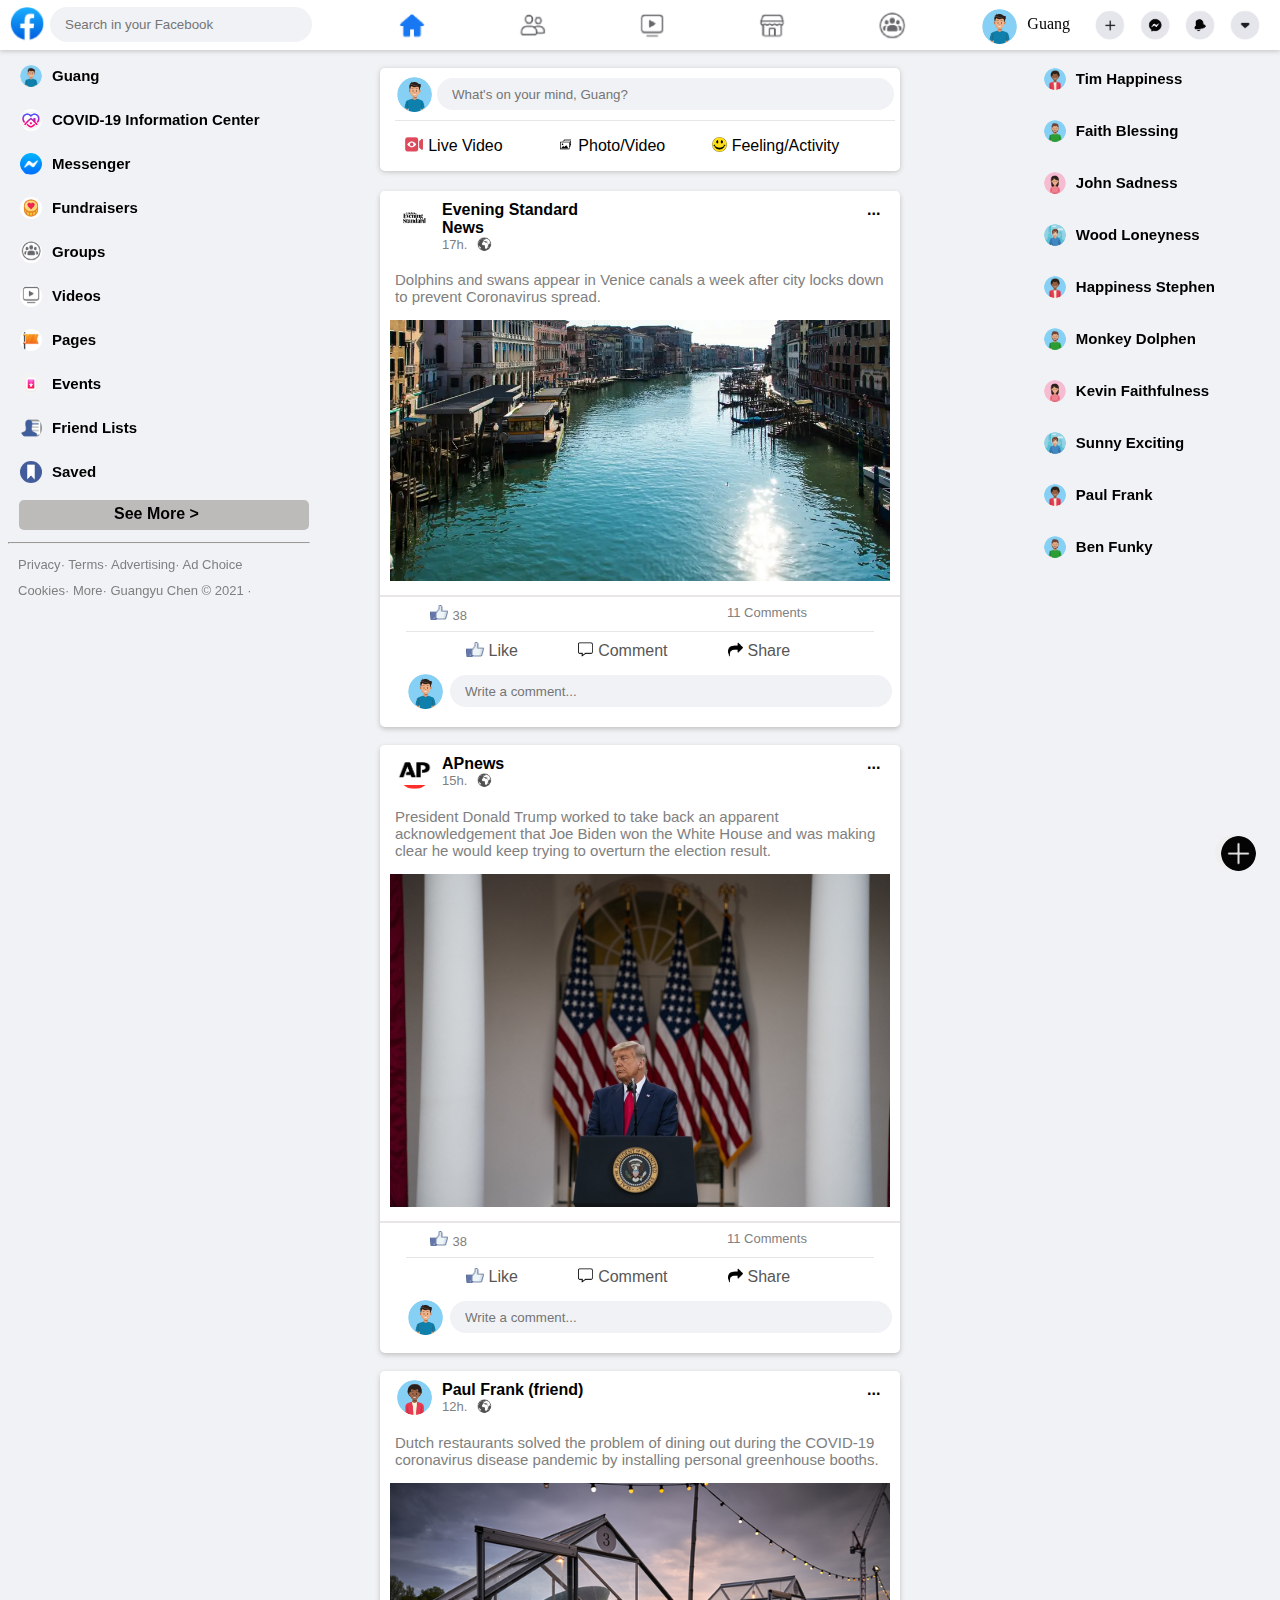
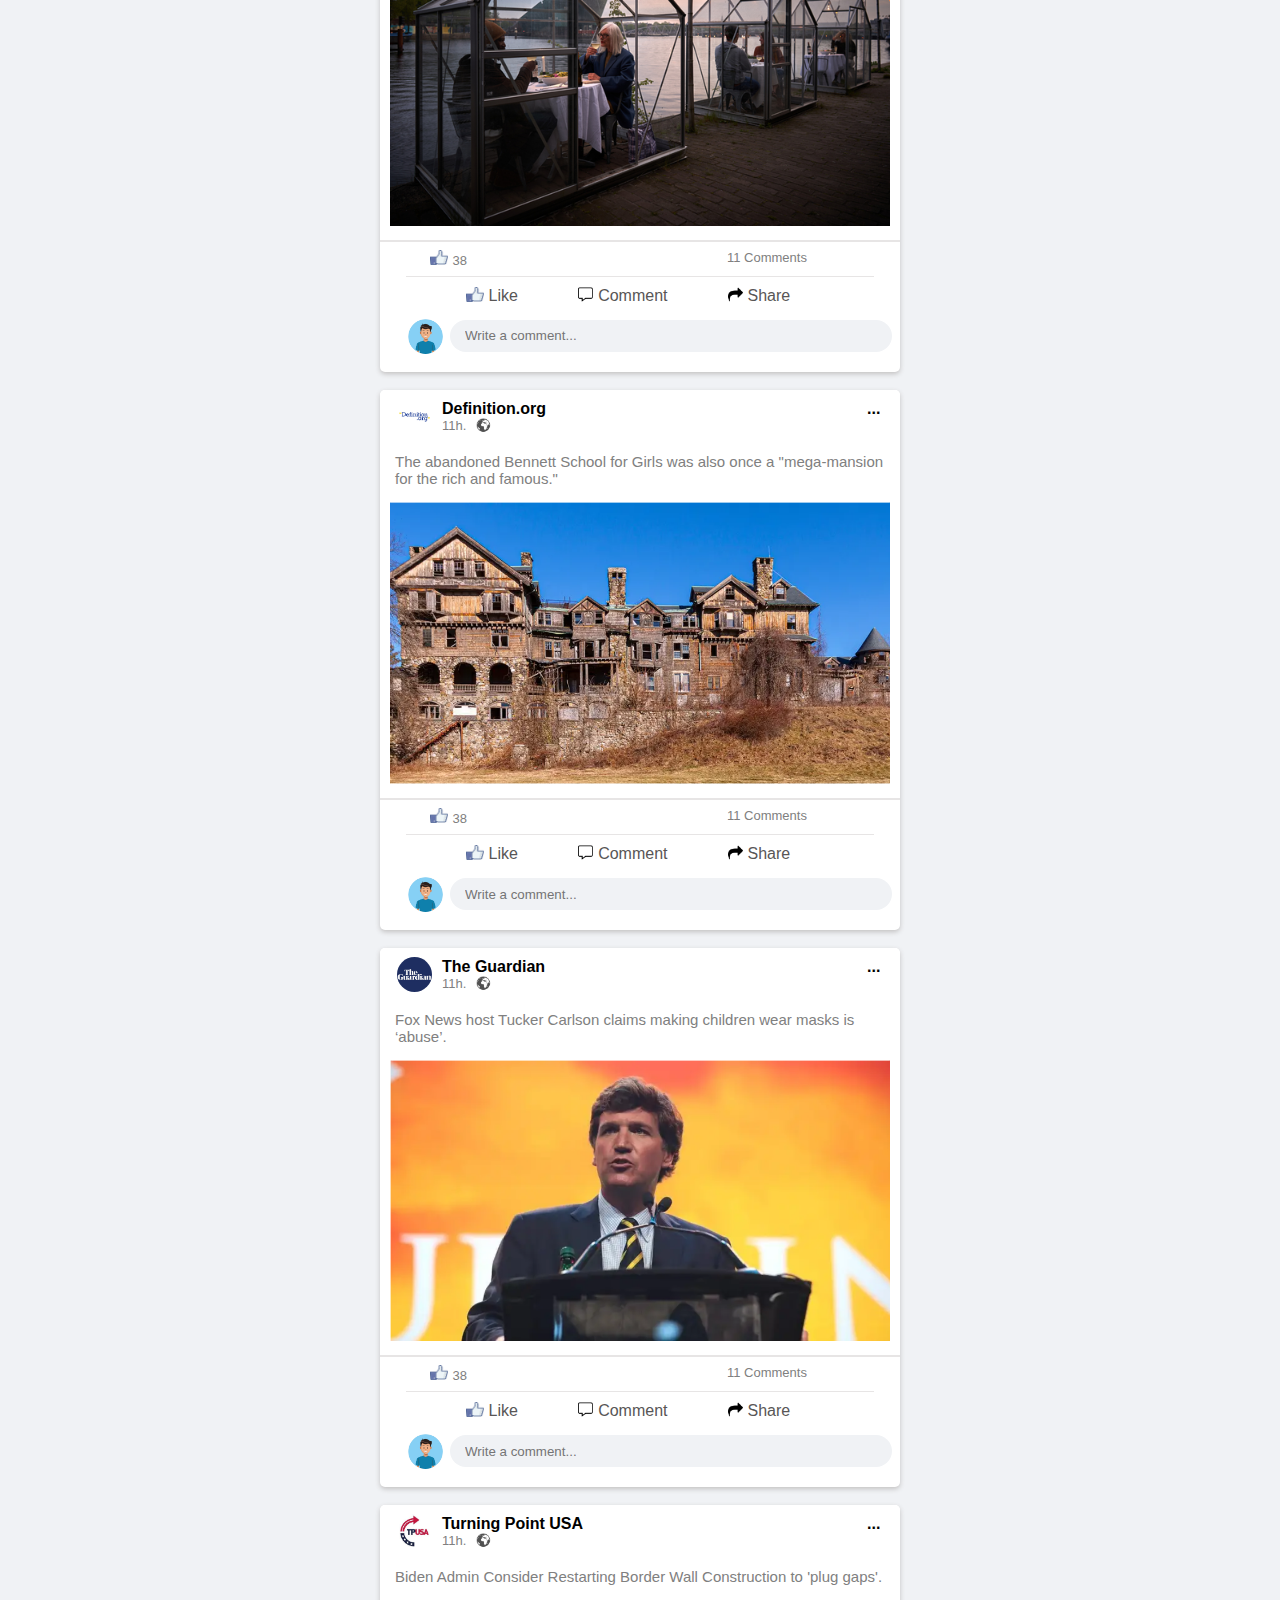
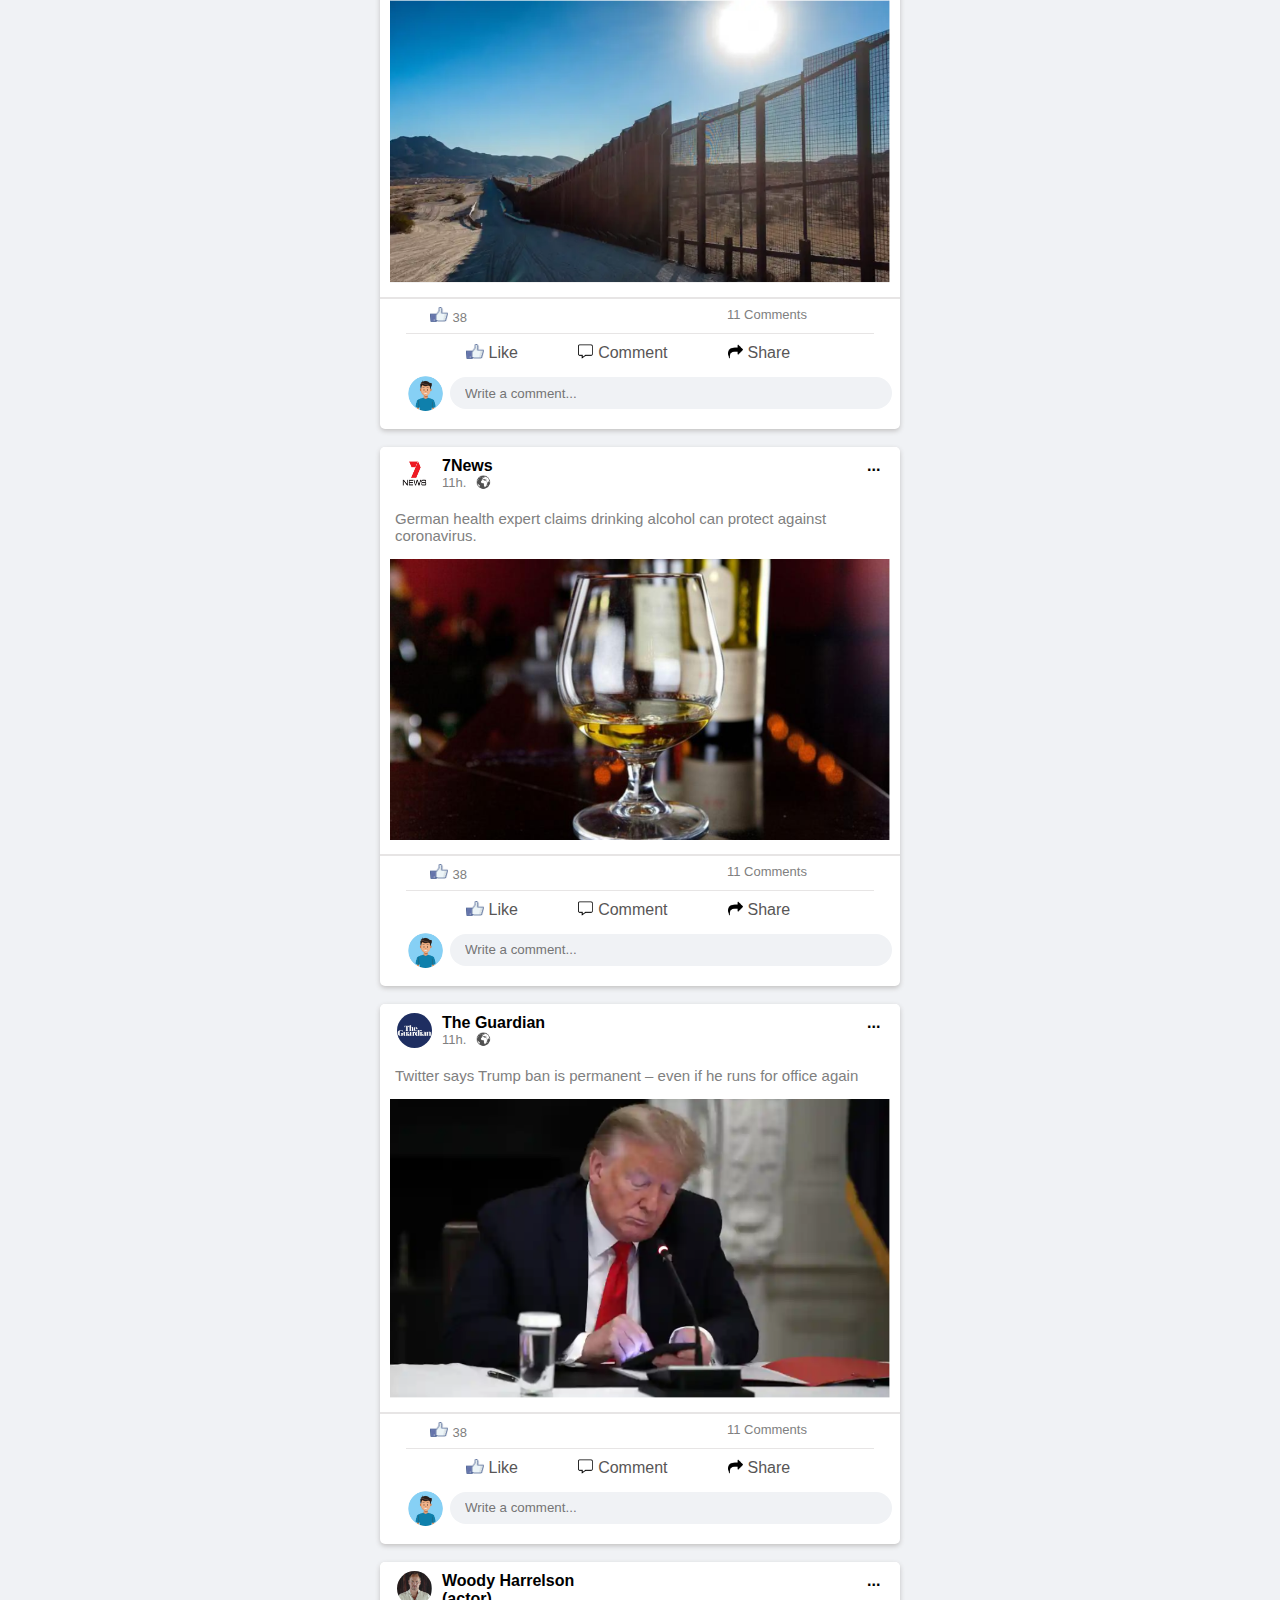
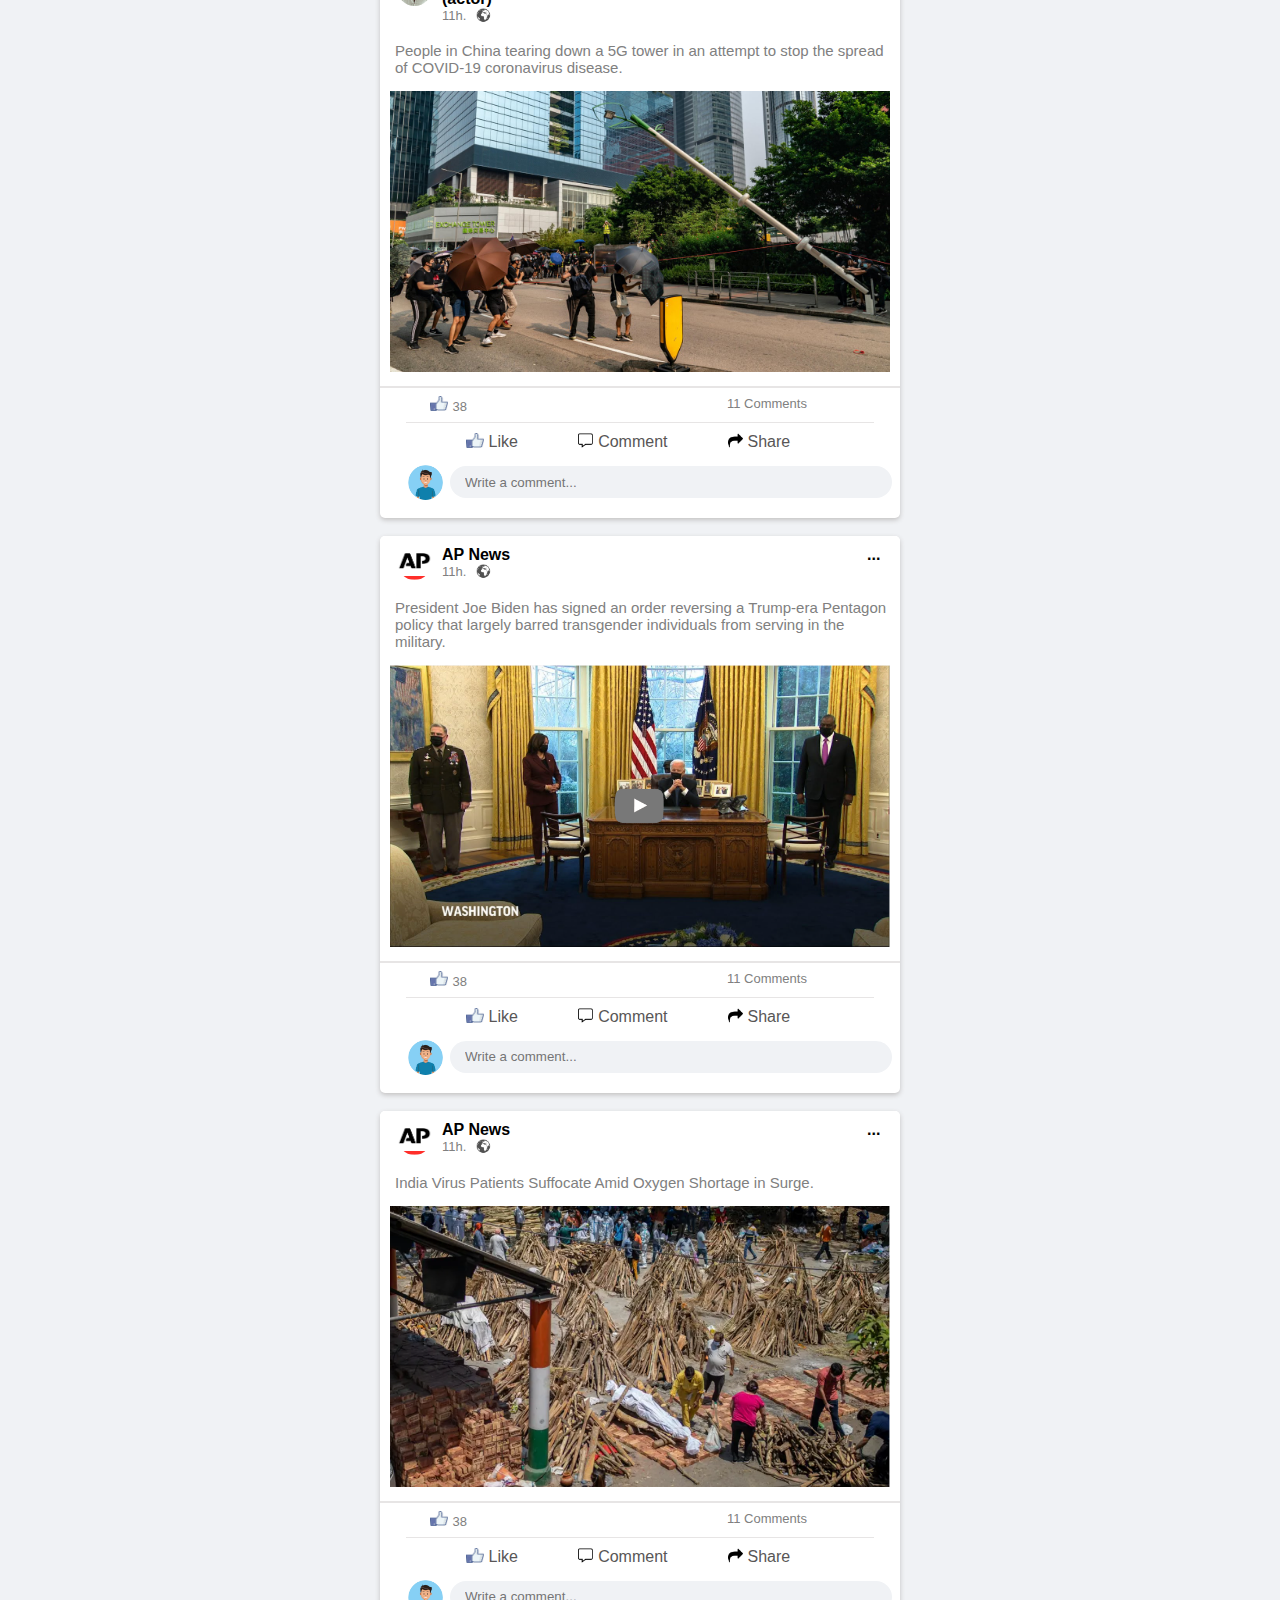
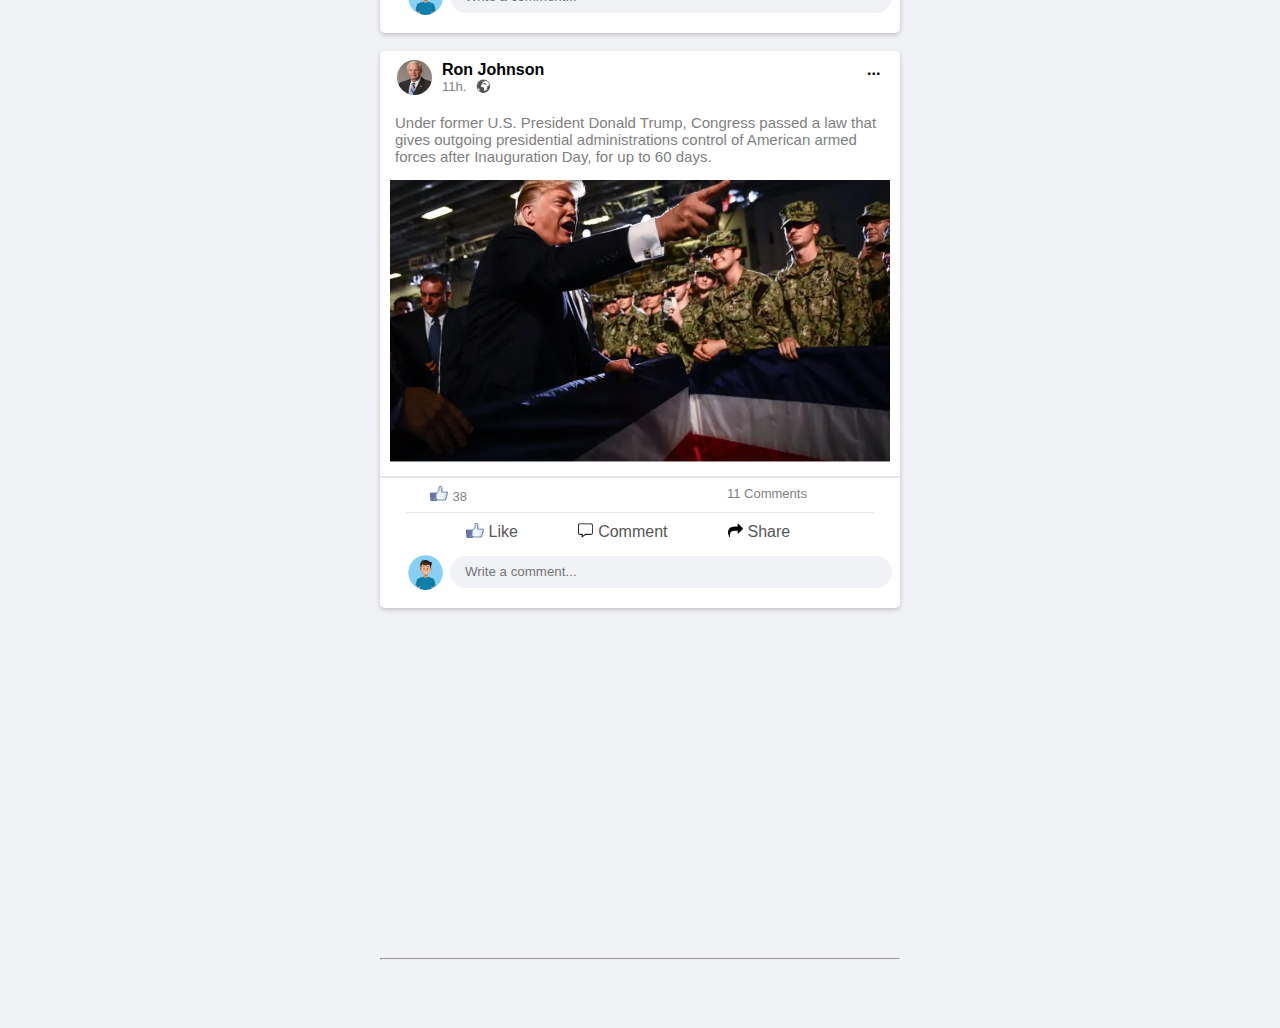
<file: index.html>
<!DOCTYPE html>
<html>
    <head>
        <meta charset="utf-8">
        <link rel="stylesheet" href="page.css" />
        <meta name="viewport" content="width=device-width, initial-scale=1.0">
        <title>Facebook Simulation</title>
    </head>
    <body>
        <div class="header">
            <nav class="icon1">
                <div><img class="img1" src="images/logo.png" /></div>
                <div><input class="input1" type="text" onfocus="hideIcon(this);" placeholder="Search in your Facebook" /></div>  <!-- onfocus="hideIcon(this);": an event attribute to hide background image on focus -->
            </nav>

            <nav class="icon">
                <p class="p"><img class="mid" src="images/home.PNG" /></p>
                <p class="p"><img class="mid" src="images/friends.PNG" /></p>
                <p class="p"><img class="mid" src="images/watch.PNG" /></p>
                <p class="p"><img class="mid" src="images/market.PNG" /></p>
                <p class="p"><img class="mid" src="images/group.PNG" /></p>
            </nav>
            
            <nav class="black">
                <div class="black1"><img class="profile" src="images/1.jpg" /><span id="prof"> Guang</span></div>
                <div class="black1"><img class="blacke" src="images/b-plus.PNG" /></div>
                <div class="black1"><img class="blacke" src="images/b-messanger.PNG" /></div>
                <div class="black1"><img class="blacke" src="images/b-notification.PNG" /></div>
                <div class="black1"><img class="blacke" src="images/b-more.PNG" /></div>
            </nav>
        </div>

        <div class="header2">
            <nav class="icon3">
                <div><img class="img1" src="images/logo.png" /></div>
            </nav>

            <nav class="icon5">
                <p class="p1"><img  src="images/home.PNG" /></p>
                <p class="p1"><img  src="images/friends.PNG" /></p>
                <p class="p1"><img  src="images/watch.PNG" /></p>
                <p class="p1"><img  src="images/market.PNG" /></p>
                <p class="p1"><img  src="images/group.PNG" /></p>
            </nav>

            <nav class="black">
                <div class="black1"><a href="clustered view.html"><img class="blacke" src="images/b-plus.PNG" alt="clustered view"></a></div>
                <div class="black1"><img class="profile" src="images/1.jpg" /><span id="prof"> Guang</span></div>
                <div class="black2"><img class="blacke" src="images/b-plus.PNG" /></div>
                <div class="black2"><img class="blacke" src="images/b-messanger.PNG" /></div>
                <div class="black2"><img class="blacke" id="blacken" src="images/b-notification.PNG" /></div>
                <div class="black2"><img class="blacke" src="images/b-more.PNG" /></div>
            </nav>
        </div>

        <div class="left">
            <div class="div" id="div-id">
                <div class="div" id="covid"><img class="side" src="images/1.jpg" /><span id="side"> Guang</span></div>
                <div class="div" id="covid"><img class="side" src="images/COVID-19_information_center.jpg" /><span id="side"> COVID-19 Information Center</span></div>
                <div class="div" id="covid"><img class="side" src="images/messenger.jpg" /><span id="side"> Messenger</span></div>
                <div class="div" id="covid"><img class="side" src="images/fundraisers.jpg" /><span id="side"> Fundraisers</span></div>
                <div class="div" id="covid"><img class="side" src="images/group.PNG" /><span id="side"> Groups</span></div>
                <div class="div" id="covid"><img class="side" src="images/watch.PNG" /><span id="side"> Videos</span></div>
                <div class="div" id="covid"><img class="side" src="images/pages.jpg" /><span id="side"> Pages</span></div>
                <div class="div" id="covid"><img class="side" src="images/events.jpg" /><span id="side"> Events</span></div>
                <div class="div" id="covid"><img class="side" src="images/friend-lists.jpg" /><span id="side"> Friend Lists</span></div>
                <div class="div" id="covid"><img class="side" src="images/saved.jpg" /><span id="side"> Saved</span></div>
                <div class="see-more">See More ></div>
            </div> <hr>

            <aside class="navigate">
                <nav class="nav">
                    <p> Privacy</p>
                    <p> · Terms</p>
                    <p> · Advertising</p>
                    <p> · Ad Choice</p>
                </nav>

                <nav class="nav">
                    <p>Cookies</p>
                    <p>· More </p>
                    <p>· Guangyu Chen © 2021 ·</p>
                </nav>
            </aside>
        </div>





        <main class="main">
            <article id="main">

                <article class="article1">
                    <div class="row2" id="row2">
                        <div class="row2"><img class="profile" src="images/1.jpg" /></div>
                        <div><input class="input2" type="textarea" placeholder="What's on your mind, Guang?" /></div>
                    </div>
            
                    <div class="up">
                        <p class="up1"><img id="up" src="images/live-video.jpg" />Live Video</p>
                        <p class="up1"><img id="up" src="images/Photo.png" />Photo/Video</p>
                        <p class="up1"><img id="up" src="images/Smiley.jpg" />Feeling/Activity</p>
                    </div>
                </article>

                <!-- feed 1 -->
                <article class="article2">
                    <div class="post">
                        <img class="profile" src="images/eveningstandard.jpg" />
                        
                        <aside id="aside0">
                            <div class="sourcename">Evening Standard News</div>
                            <div class="notification">
                                <div class="hour">17h.</div>
                                <div><img id="notify" src="images/notification.jpg" /></div>
                            </div>
                        </aside>
                        <!-- blank space in between the post -->
                        <div class="updated">                        </div>
                        <p class="ellipse">...</p>
                    </div>  

                    <p class="posttext">Dolphins and swans appear in Venice canals a week after city locks down to prevent Coronavirus spread.</p>
    
                    <img src="images/post1.png" class="postpicture"/>
                    <div class="result">
                        <div class="border1">
                            <div class="well">
                                <div><img id="like1" src="images/like.jpg" /><span class="num1">38</span></div>
                                <div class="num2">11 Comments</div>
                            </div>
                        </div>
                    </div>
    
                    <div class="action">
                        <div class="border">
                        <div class="like" onclick="className='click like';" ondblclick="className='dblclick like';"><img id="like" src="images/like.jpg" /><span id="span"> Like</span></div>  <!-- onclick="className='click like';": event attribute to give characteristics when clicked -->
                        <div class="comment"><img id="comment" src="images/comment.jpg" /><span id="span"> Comment</span></div>
                        <div class="share"><img id="share" src="images/share.jpg" /><span id="span"> Share</span></div>
                        </div>
                    </div>
    
<!--                     <div class="replies">
                        <div><img class="profile" src="images/2.jpg" /></div>
                            <aside class="aside2">
                                <div class="donald1">Tim Happiness</div>
                                <div class="updated1">Looking great.</div>
                                <div class="react">
                                    <div class="dot" onclick="className='click dot';" ondblclick="className='dblclick1 dot';">Like</div>
                                    <div class="dot0">·</div>
                                    <div class="dot">Reply </div>
                                    <div class="dot0">·</div>
                                    <div class="dot1">16h</div>
                                </div>
                            </aside>
                    </div> -->
                    
                    <div id="row3">
                        <div class="row3">
                            <div class="row3"><img class="profile" src="images/1.jpg" /></div>
                            <div><input class="input4" type="textarea" placeholder="Write a comment..." /></div>
                        </div>
                    </div>
    
                </article> <br>
    
                <!-- feed 2 -->
                <article class="article2">
                    <div class="post">
                        <div><img class="profile" src="images/APnews.png" /></div>
    
                        <aside id="aside0">
                            <div class="sourcename">APnews</div>
                            <div class="notification">
                                <div class="hour">15h.</div>
                                <div><img id="notify" src="images/notification.jpg" /></div>
                            </div>
                        </aside>
                        
                        <div class="updated">                </div>
                        <p class="ellipse">...</p>
                    </div>  
                    <p class="posttext">President Donald Trump worked to take back an apparent acknowledgement that Joe Biden won the White House and was making clear he would keep trying to overturn the election result.</p>
                    <div class="pix"><img src="images/trumplose.jpeg" class="postpicture"/></div>
                    <div class="result">
                        <div class="border1">
                            <div class="well">
                                <div><img id="like1" src="images/like.jpg" /><span class="num1">38</span></div>
                                <div class="num2">11 Comments</div>
                            </div>
                        </div>
                    </div>
    
                    <div class="action">
                        <div class="border">
                        <div class="like" onclick="className='click like';" ondblclick="className='dblclick like';"><img id="like" src="images/like.jpg" /><span id="span"> Like</span></div>
                        <div class="comment"><img id="comment" src="images/comment.jpg" /><span id="span"> Comment</span></div>
                        <div class="share"><img id="share" src="images/share.jpg" /><span id="span"> Share</span></div>
                        </div>
                    </div>
    
<!--                     <div class="replies">
                        <div><img class="profile" src="images/trump1.jpg" /></div>
    
                            <aside class="aside2">
                                <div class="donald1">Donald Trump</div>
                                <div class="updated1">Vote Rigged, Not Conceding.</div>
                                <div class="react">
                                    <div class="dot" onclick="className='click dot';" ondblclick="className='dblclick1 dot';">Like</div>
                                    <div class="dot0">·</div>
                                    <div class="dot">Reply </div>
                                    <div class="dot0">·</div>
                                    <div class="dot1">14h</div>
                                </div>
                            </aside>
                    </div> -->
                    
                    <div id="row3">
                        <div class="row3">
                            <div class="row3"><img class="profile" src="images/1.jpg" /></div>
                            <div><input class="input4" type="textarea" placeholder="Write a comment..." /></div>
                        </div>
                    </div>

                </article> <br>
    
                <!-- feed 3 -->
                <article class="article2">
                    <div class="post">
                        <div><img class="profile" src="images/2.jpg" /></div>
    
                        <aside id="aside0">
                            <div class="sourcename">Paul Frank (friend)</div>
                            <div class="notification">
                                <div class="hour">12h.</div>
                                <div><img id="notify" src="images/notification.jpg" /></div>
                            </div>
                        </aside>
    
                        <div class="updated">            </div>
                        <p class="ellipse">...</p>
                    </div>  
                    <p class="posttext">Dutch restaurants solved the problem of dining out during the COVID-19 coronavirus disease pandemic by installing personal greenhouse booths.</p>
                    <div class="pix"><img src="images/dutch_restaurant.jpg" class="postpicture"/></div>
                    <div class="result">
                        <div class="border1">
                            <div class="well">
                                <div><img id="like1" src="images/like.jpg" /><span class="num1">38</span></div>
                                <div class="num2">11 Comments</div>
                            </div>
                        </div>
                    </div>
    
                    <div class="action">
                        <div class="border">
                        <div class="like" onclick="className='click like';" ondblclick="className='dblclick like';"><img id="like" src="images/like.jpg" /><span id="span"> Like</span></div>
                        <div class="comment"><img id="comment" src="images/comment.jpg" /><span id="span"> Comment</span></div>
                        <div class="share"><img id="share" src="images/share.jpg" /><span id="span"> Share</span></div>
                        </div>
                    </div>
    
<!--                     <div class="replies">
                        <div><img class="profile" src="images/1.jpg" /></div>
    
                            <aside class="aside2">
                                <div class="donald1">Guang</div>
                                <div class="updated1">Looks cool! 😎</div>
                                <div class="react">
                                    <div class="dot" onclick="className='click dot';" ondblclick="className='dblclick1 dot';">Like</div>
                                    <div class="dot0">·</div>
                                    <div class="dot">Reply </div>
                                    <div class="dot0">·</div>
                                    <div class="dot1">12h</div>
                                </div>
                            </aside>
                    </div> -->
    
                    <div id="row3">
                        <div class="row3">
                            <div class="row3"><img class="profile" src="images/1.jpg" /></div>
                            <div><input class="input4" type="textarea" placeholder="Write a comment..." /></div>
                        </div>
                    </div>
 
                </article> <br>
                
                <!-- feed 4 -->
                <article class="article2">
                    <div class="post">
                        <div><img class="profile" src="images/definitionorg.png" /></div>
    
                        <aside id="aside0">
                            <div class="sourcename">Definition.org</div>
                            <div class="notification">
                                <div class="hour">11h.</div>
                                <div><img id="notify" src="images/notification.jpg" /></div>
                            </div>
                        </aside>
                        
                        <div class="updated">                </div>
                        <p class="ellipse">...</p>
                    </div>  
                    <p class="posttext">The abandoned Bennett School for Girls was also once a "mega-mansion for the rich and famous."</p>
                    <div class="pix"><img src="images/mansion.PNG" class="postpicture"/></div>
                    <div class="result">
                        <div class="border1">
                            <div class="well">
                                <div><img id="like1" src="images/like.jpg" /><span class="num1">38</span></div>
                                <div class="num2">11 Comments</div>
                            </div>
                        </div>
                    </div>
    
                    <div class="action">
                        <div class="border">
                        <div class="like" onclick="className='click like';" ondblclick="className='dblclick like';"><img id="like" src="images/like.jpg" /><span id="span"> Like</span></div>
                        <div class="comment"><img id="comment" src="images/comment.jpg" /><span id="span"> Comment</span></div>
                        <div class="share"><img id="share" src="images/share.jpg" /><span id="span"> Share</span></div>
                        </div>
                    </div>
    
<!--                     <div class="replies">
                        <div><img class="profile" src="images/3.jpg" /></div>
    
                            <aside class="aside2">
                                <div class="donald1">Ben Funky</div>
                                <div class="updated1">Pity for such place.</div>
                                <div class="react">
                                    <div class="dot" onclick="className='click dot';" ondblclick="className='dblclick1 dot';">Like</div>
                                    <div class="dot0">·</div>
                                    <div class="dot">Reply </div>
                                    <div class="dot0">·</div>
                                    <div class="dot1">14h</div>
                                </div>
                            </aside>
                    </div> -->
                    
                    <div id="row3">
                        <div class="row3">
                            <div class="row3"><img class="profile" src="images/1.jpg" /></div>
                            <div><input class="input4" type="textarea" placeholder="Write a comment..." /></div>
                        </div>
                    </div>

                </article> <br>

                <!-- feed 5 -->
                <article class="article2">
                    <div class="post">
                        <div><img class="profile" src="images/guardian.png" /></div>
    
                        <aside id="aside0">
                            <div class="sourcename">The Guardian</div>
                            <div class="notification">
                                <div class="hour">11h.</div>
                                <div><img id="notify" src="images/notification.jpg" /></div>
                            </div>
                        </aside>
                        
                        <div class="updated">                </div>
                        <p class="ellipse">...</p>
                    </div>  
                    <p class="posttext">Fox News host Tucker Carlson claims making children wear masks is ‘abuse’.</p>
                    <div class="pix"><img src="images/TuckerCarlson.PNG" class="postpicture"/></div>
                    <div class="result">
                        <div class="border1">
                            <div class="well">
                                <div><img id="like1" src="images/like.jpg" /><span class="num1">38</span></div>
                                <div class="num2">11 Comments</div>
                            </div>
                        </div>
                    </div>
    
                    <div class="action">
                        <div class="border">
                        <div class="like" onclick="className='click like';" ondblclick="className='dblclick like';"><img id="like" src="images/like.jpg" /><span id="span"> Like</span></div>
                        <div class="comment"><img id="comment" src="images/comment.jpg" /><span id="span"> Comment</span></div>
                        <div class="share"><img id="share" src="images/share.jpg" /><span id="span"> Share</span></div>
                        </div>
                    </div>
    
<!--                     <div class="replies">
                        <div><img class="profile" src="images/3.jpg" /></div>
    
                            <aside class="aside2">
                                <div class="donald1">Ben Funky</div>
                                <div class="updated1">Seems make sense...</div>
                                <div class="react">
                                    <div class="dot" onclick="className='click dot';" ondblclick="className='dblclick1 dot';">Like</div>
                                    <div class="dot0">·</div>
                                    <div class="dot">Reply </div>
                                    <div class="dot0">·</div>
                                    <div class="dot1">14h</div>
                                </div>
                            </aside>
                    </div> -->
                    
                    <div id="row3">
                        <div class="row3">
                            <div class="row3"><img class="profile" src="images/1.jpg" /></div>
                            <div><input class="input4" type="textarea" placeholder="Write a comment..." /></div>
                        </div>
                    </div>

                </article> <br>

                <!-- feed 6 -->
                <article class="article2">
                    <div class="post">
                        <div><img class="profile" src="images/turningpointusa.jfif" /></div>
    
                        <aside id="aside0">
                            <div class="sourcename">Turning Point USA</div>
                            <div class="notification">
                                <div class="hour">11h.</div>
                                <div><img id="notify" src="images/notification.jpg" /></div>
                            </div>
                        </aside>
                        
                        <div class="updated">                </div>
                        <p class="ellipse">...</p>
                    </div>  
                    <p class="posttext">Biden Admin Consider Restarting Border Wall Construction to 'plug gaps'.</p>
                    <div class="pix"><img src="images/wall.PNG" class="postpicture"/></div>
                    <div class="result">
                        <div class="border1">
                            <div class="well">
                                <div><img id="like1" src="images/like.jpg" /><span class="num1">38</span></div>
                                <div class="num2">11 Comments</div>
                            </div>
                        </div>
                    </div>
    
                    <div class="action">
                        <div class="border">
                        <div class="like" onclick="className='click like';" ondblclick="className='dblclick like';"><img id="like" src="images/like.jpg" /><span id="span"> Like</span></div>
                        <div class="comment"><img id="comment" src="images/comment.jpg" /><span id="span"> Comment</span></div>
                        <div class="share"><img id="share" src="images/share.jpg" /><span id="span"> Share</span></div>
                        </div>
                    </div>
    
<!--                     <div class="replies">
                        <div><img class="profile" src="images/2.jpg" /></div>
    
                            <aside class="aside2">
                                <div class="donald1">Paul Frank</div>
                                <div class="updated1">Consider restarting border wall?!!?</div>
                                <div class="react">
                                    <div class="dot" onclick="className='click dot';" ondblclick="className='dblclick1 dot';">Like</div>
                                    <div class="dot0">·</div>
                                    <div class="dot">Reply </div>
                                    <div class="dot0">·</div>
                                    <div class="dot1">14h</div>
                                </div>
                            </aside>
                    </div> -->
                    
                    <div id="row3">
                        <div class="row3">
                            <div class="row3"><img class="profile" src="images/1.jpg" /></div>
                            <div><input class="input4" type="textarea" placeholder="Write a comment..." /></div>
                        </div>
                    </div>

                </article> <br>

                <!-- feed 7 -->
                <article class="article2">
                    <div class="post">
                        <div><img class="profile" src="images/7news.jpeg" /></div>
    
                        <aside id="aside0">
                            <div class="sourcename">7News</div>
                            <div class="notification">
                                <div class="hour">11h.</div>
                                <div><img id="notify" src="images/notification.jpg" /></div>
                            </div>
                        </aside>
                        
                        <div class="updated">                </div>
                        <p class="ellipse">...</p>
                    </div>  
                    <p class="posttext">German health expert claims drinking alcohol can protect against coronavirus.

                    </p>
                    <div class="pix"><img src="images/alchole.PNG" class="postpicture"/></div>
                    <div class="result">
                        <div class="border1">
                            <div class="well">
                                <div><img id="like1" src="images/like.jpg" /><span class="num1">38</span></div>
                                <div class="num2">11 Comments</div>
                            </div>
                        </div>
                    </div>
    
                    <div class="action">
                        <div class="border">
                        <div class="like" onclick="className='click like';" ondblclick="className='dblclick like';"><img id="like" src="images/like.jpg" /><span id="span"> Like</span></div>
                        <div class="comment"><img id="comment" src="images/comment.jpg" /><span id="span"> Comment</span></div>
                        <div class="share"><img id="share" src="images/share.jpg" /><span id="span"> Share</span></div>
                        </div>
                    </div>
    
<!--                     <div class="replies">
                        <div><img class="profile" src="images/1.jpg" /></div>
    
                            <aside class="aside2">
                                <div class="donald1">Guang</div>
                                <div class="updated1">? good for alcohol addicts..</div>
                                <div class="react">
                                    <div class="dot" onclick="className='click dot';" ondblclick="className='dblclick1 dot';">Like</div>
                                    <div class="dot0">·</div>
                                    <div class="dot">Reply </div>
                                    <div class="dot0">·</div>
                                    <div class="dot1">14h</div>
                                </div>
                            </aside>
                    </div> -->
                    
                    <div id="row3">
                        <div class="row3">
                            <div class="row3"><img class="profile" src="images/1.jpg" /></div>
                            <div><input class="input4" type="textarea" placeholder="Write a comment..." /></div>
                        </div>
                    </div>

                </article> <br>

                <!-- feed 8 -->
                <article class="article2">
                    <div class="post">
                        <div><img class="profile" src="images/guardian.png" /></div>
    
                        <aside id="aside0">
                            <div class="sourcename">The Guardian</div>
                            <div class="notification">
                                <div class="hour">11h.</div>
                                <div><img id="notify" src="images/notification.jpg" /></div>
                            </div>
                        </aside>
                        
                        <div class="updated">                </div>
                        <p class="ellipse">...</p>
                    </div>  
                    <p class="posttext">Twitter says Trump ban is permanent – even if he runs for office again</p>
                    <div class="pix"><img src="images/trumpban.PNG" class="postpicture"/></div>
                    <div class="result">
                        <div class="border1">
                            <div class="well">
                                <div><img id="like1" src="images/like.jpg" /><span class="num1">38</span></div>
                                <div class="num2">11 Comments</div>
                            </div>
                        </div>
                    </div>
    
                    <div class="action">
                        <div class="border">
                        <div class="like" onclick="className='click like';" ondblclick="className='dblclick like';"><img id="like" src="images/like.jpg" /><span id="span"> Like</span></div>
                        <div class="comment"><img id="comment" src="images/comment.jpg" /><span id="span"> Comment</span></div>
                        <div class="share"><img id="share" src="images/share.jpg" /><span id="span"> Share</span></div>
                        </div>
                    </div>
    
<!--                     <div class="replies">
                        <div><img class="profile" src="images/trump1.jpg" /></div>
    
                            <aside class="aside2">
                                <div class="donald1">Donald Trump</div>
                                <div class="updated1">Stupid and Fake News!</div>
                                <div class="react">
                                    <div class="dot" onclick="className='click dot';" ondblclick="className='dblclick1 dot';">Like</div>
                                    <div class="dot0">·</div>
                                    <div class="dot">Reply </div>
                                    <div class="dot0">·</div>
                                    <div class="dot1">14h</div>
                                </div>
                            </aside>
                    </div> -->
                    
                    <div id="row3">
                        <div class="row3">
                            <div class="row3"><img class="profile" src="images/1.jpg" /></div>
                            <div><input class="input4" type="textarea" placeholder="Write a comment..." /></div>
                        </div>
                    </div>

                </article> <br>

                <!-- feed 9 -->
                <article class="article2">
                    <div class="post">
                        <div><img class="profile" src="images/WoodyHarrelson.jpg" /></div>
    
                        <aside id="aside0">
                            <div class="sourcename">Woody Harrelson (actor)</div>
                            <div class="notification">
                                <div class="hour">11h.</div>
                                <div><img id="notify" src="images/notification.jpg" /></div>
                            </div>
                        </aside>
                        
                        <div class="updated">   </div>
                        <p class="ellipse">...</p>
                    </div>  
                    <p class="posttext">People in China tearing down a 5G tower in an attempt to stop the spread of COVID-19 coronavirus disease.</p>
                    <div class="pix"><img src="images/5g.jpg" class="postpicture"/></div>
                    <div class="result">
                        <div class="border1">
                            <div class="well">
                                <div><img id="like1" src="images/like.jpg" /><span class="num1">38</span></div>
                                <div class="num2">11 Comments</div>
                            </div>
                        </div>
                    </div>
    
                    <div class="action">
                        <div class="border">
                        <div class="like" onclick="className='click like';" ondblclick="className='dblclick like';"><img id="like" src="images/like.jpg" /><span id="span"> Like</span></div>
                        <div class="comment"><img id="comment" src="images/comment.jpg" /><span id="span"> Comment</span></div>
                        <div class="share"><img id="share" src="images/share.jpg" /><span id="span"> Share</span></div>
                        </div>
                    </div>
    
<!--                     <div class="replies">
                        <div><img class="profile" src="images/1.jpg" /></div>
    
                            <aside class="aside2">
                                <div class="donald1">Guang</div>
                                <div class="updated1">How 5g can influence corona?!</div>
                                <div class="react">
                                    <div class="dot" onclick="className='click dot';" ondblclick="className='dblclick1 dot';">Like</div>
                                    <div class="dot0">·</div>
                                    <div class="dot">Reply </div>
                                    <div class="dot0">·</div>
                                    <div class="dot1">14h</div>
                                </div>
                            </aside>
                    </div> -->
                    
                    <div id="row3">
                        <div class="row3">
                            <div class="row3"><img class="profile" src="images/1.jpg" /></div>
                            <div><input class="input4" type="textarea" placeholder="Write a comment..." /></div>
                        </div>
                    </div>

                </article> <br>

                <!-- feed 10 -->
                <article class="article2">
                    <div class="post">
                        <div><img class="profile" src="images/APnews.png" /></div>
    
                        <aside id="aside0">
                            <div class="sourcename">AP News</div>
                            <div class="notification">
                                <div class="hour">11h.</div>
                                <div><img id="notify" src="images/notification.jpg" /></div>
                            </div>
                        </aside>
                        
                        <div class="updated">                </div>
                        <p class="ellipse">...</p>
                    </div>  
                    <p class="posttext">President Joe Biden has signed an order reversing a Trump-era Pentagon policy that largely barred transgender individuals from serving in the military.</p>
                    <div class="pix"><img src="images/transgender.PNG" class="postpicture"/></div>
                    <div class="result">
                        <div class="border1">
                            <div class="well">
                                <div><img id="like1" src="images/like.jpg" /><span class="num1">38</span></div>
                                <div class="num2">11 Comments</div>
                            </div>
                        </div>
                    </div>
    
                    <div class="action">
                        <div class="border">
                        <div class="like" onclick="className='click like';" ondblclick="className='dblclick like';"><img id="like" src="images/like.jpg" /><span id="span"> Like</span></div>
                        <div class="comment"><img id="comment" src="images/comment.jpg" /><span id="span"> Comment</span></div>
                        <div class="share"><img id="share" src="images/share.jpg" /><span id="span"> Share</span></div>
                        </div>
                    </div>
                    
                    <div id="row3">
                        <div class="row3">
                            <div class="row3"><img class="profile" src="images/1.jpg" /></div>
                            <div><input class="input4" type="textarea" placeholder="Write a comment..." /></div>
                        </div>
                    </div>

                </article> <br>

                <!-- feed 11 -->
                <article class="article2">
                    <div class="post">
                        <div><img class="profile" src="images/APnews.png" /></div>
    
                        <aside id="aside0">
                            <div class="sourcename">AP News</div>
                            <div class="notification">
                                <div class="hour">11h.</div>
                                <div><img id="notify" src="images/notification.jpg" /></div>
                            </div>
                        </aside>
                        
                        <div class="updated">                </div>
                        <p class="ellipse">...</p>
                    </div>  
                    <p class="posttext">India Virus Patients Suffocate Amid Oxygen Shortage in Surge.</p>
                    <div class="pix"><img src="images/india.PNG" class="postpicture"/></div>
                    <div class="result">
                        <div class="border1">
                            <div class="well">
                                <div><img id="like1" src="images/like.jpg" /><span class="num1">38</span></div>
                                <div class="num2">11 Comments</div>
                            </div>
                        </div>
                    </div>
    
                    <div class="action">
                        <div class="border">
                        <div class="like" onclick="className='click like';" ondblclick="className='dblclick like';"><img id="like" src="images/like.jpg" /><span id="span"> Like</span></div>
                        <div class="comment"><img id="comment" src="images/comment.jpg" /><span id="span"> Comment</span></div>
                        <div class="share"><img id="share" src="images/share.jpg" /><span id="span"> Share</span></div>
                        </div>
                    </div>
    
<!--                     <div class="replies">
                        <div><img class="profile" src="images/3.jpg" /></div>
    
                            <aside class="aside2">
                                <div class="donald1">Ben Funky</div>
                                <div class="updated1">Hope things getting better.</div>
                                <div class="react">
                                    <div class="dot" onclick="className='click dot';" ondblclick="className='dblclick1 dot';">Like</div>
                                    <div class="dot0">·</div>
                                    <div class="dot">Reply </div>
                                    <div class="dot0">·</div>
                                    <div class="dot1">14h</div>
                                </div>
                            </aside>
                    </div> -->
                    
                    <div id="row3">
                        <div class="row3">
                            <div class="row3"><img class="profile" src="images/1.jpg" /></div>
                            <div><input class="input4" type="textarea" placeholder="Write a comment..." /></div>
                        </div>
                    </div>

                </article> <br>

                <!-- feed 12 -->
                <article class="article2">
                    <div class="post">
                        <div><img class="profile" src="images/ron.jfif" /></div>
    
                        <aside id="aside0">
                            <div class="sourcename">Ron Johnson</div>
                            <div class="notification">
                                <div class="hour">11h.</div>
                                <div><img id="notify" src="images/notification.jpg" /></div>
                            </div>
                        </aside>
                        
                        <div class="updated">                </div>
                        <p class="ellipse">...</p>
                    </div>  
                    <p class="posttext">Under former U.S. President Donald Trump, Congress passed a law that gives outgoing presidential administrations control of American armed forces after Inauguration Day, for up to 60 days.</p>
                    <div class="pix"><img src="images/military.PNG" class="postpicture"/></div>
                    <div class="result">
                        <div class="border1">
                            <div class="well">
                                <div><img id="like1" src="images/like.jpg" /><span class="num1">38</span></div>
                                <div class="num2">11 Comments</div>
                            </div>
                        </div>
                    </div>
    
                    <div class="action">
                        <div class="border">
                        <div class="like" onclick="className='click like';" ondblclick="className='dblclick like';"><img id="like" src="images/like.jpg" /><span id="span"> Like</span></div>
                        <div class="comment"><img id="comment" src="images/comment.jpg" /><span id="span"> Comment</span></div>
                        <div class="share"><img id="share" src="images/share.jpg" /><span id="span"> Share</span></div>
                        </div>
                    </div>
    
<!--                     <div class="replies">
                        <div><img class="profile" src="images/3.jpg" /></div>
    
                            <aside class="aside2">
                                <div class="donald1">Ben Funky</div>
                                <div class="updated1">dammmm...</div>
                                <div class="react">
                                    <div class="dot" onclick="className='click dot';" ondblclick="className='dblclick1 dot';">Like</div>
                                    <div class="dot0">·</div>
                                    <div class="dot">Reply </div>
                                    <div class="dot0">·</div>
                                    <div class="dot1">14h</div>
                                </div>
                            </aside>
                    </div> -->
                    
                    <div id="row3">
                        <div class="row3">
                            <div class="row3"><img class="profile" src="images/1.jpg" /></div>
                            <div><input class="input4" type="textarea" placeholder="Write a comment..." /></div>
                        </div>
                    </div>

                </article> <br>
    
    
                
                <br><br><br><br><br><br><br><br><br><br><br><br><br><br><br><br><br><br><hr>
                
                <nav class="nav1">
                    <p> Privacy</p>
                    <p> · Terms</p>
                    <p> · Advertising</p>
                    <p> · Ad Choice</p>
                </nav>
    
                <nav class="nav1">
                    <p>Cookies</p>
                    <p>· More </p>
                    <p>· Guangyu Chen © 2021 ·</p>
                </nav>
    
            </article>
        </main>

        <div class="right">
            <div class="rite" id="rite">
                <div class="wright" id="wright"><img class="side" src="images/2.jpg" /><span id="side"> Tim Happiness</span></div>
                <div class="wright" id="wright"><img class="side" src="images/3.jpg" /><span id="side"> Faith Blessing</span></div>
                <div class="wright" id="wright"><img class="side" src="images/4.jpg" /><span id="side"> John Sadness</span></div>
                <div class="wright" id="wright"><img class="side" src="images/5.jpg" /><span id="side"> Wood Loneyness</span></div>
                <div class="wright" id="wright"><img class="side" src="images/2.jpg" /><span id="side"> Happiness Stephen</span></div>
                <div class="wright" id="wright"><img class="side" src="images/3.jpg" /><span id="side"> Monkey Dolphen</span></div>
                <div class="wright" id="wright"><img class="side" src="images/4.jpg" /><span id="side"> Kevin Faithfulness </span></div>
                <div class="wright" id="wright"><img class="side" src="images/5.jpg" /><span id="side"> Sunny Exciting</span></div>
                <div class="wright" id="wright"><img class="side" src="images/2.jpg" /><span id="side"> Paul Frank</span></div>
                <div class="wright" id="wright"><img class="side" src="images/3.jpg" /><span id="side"> Ben Funky</span></div> <br><br><br><br><br>
            </div>
        </div>
        
        <div class="dropup">
            <button class="dropbtn"><img id="white" src="images/white_plus.png" /></button>
            <div class="dropup-content">
              <a href="index.html">Test 1</a>
              <a href="test2.html">Test 2</a>
              <a href="test3.html">Test 3</a>
            </div>
        </div>

    </body>
</html>
</file>
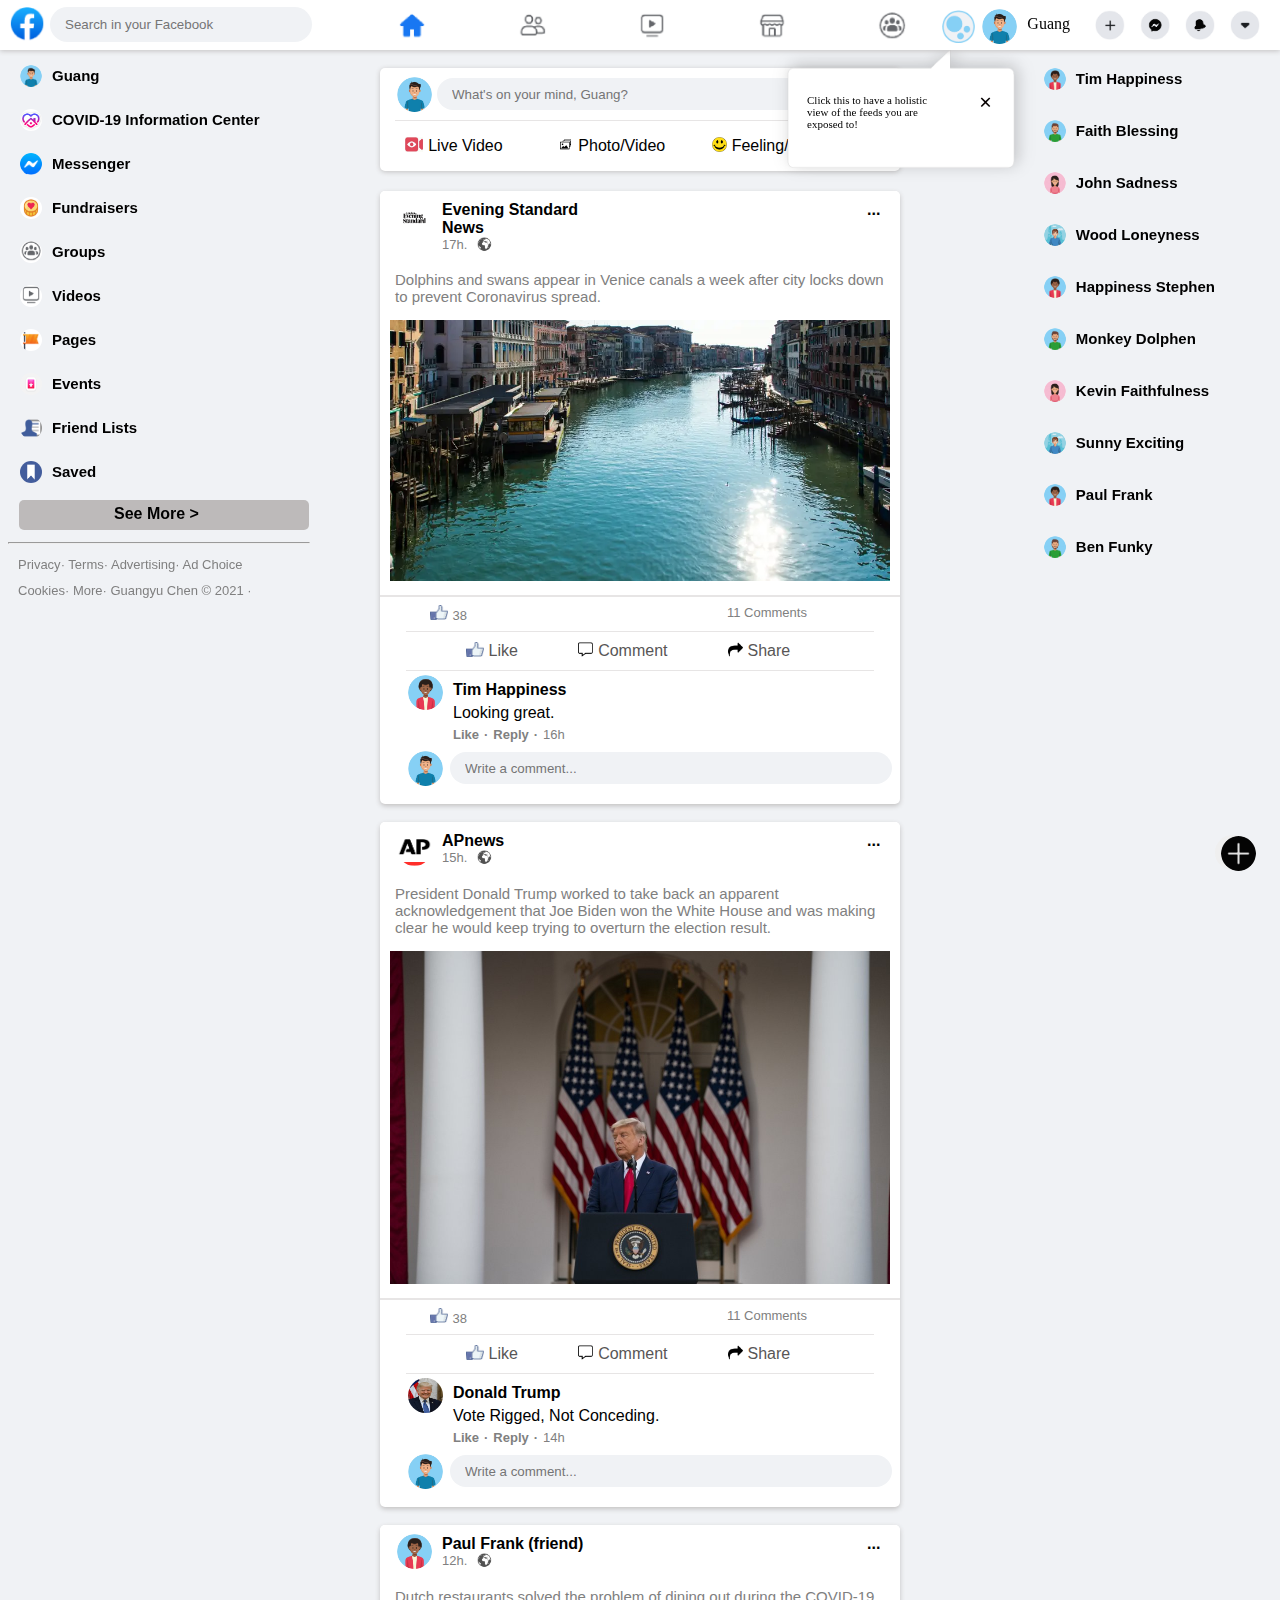
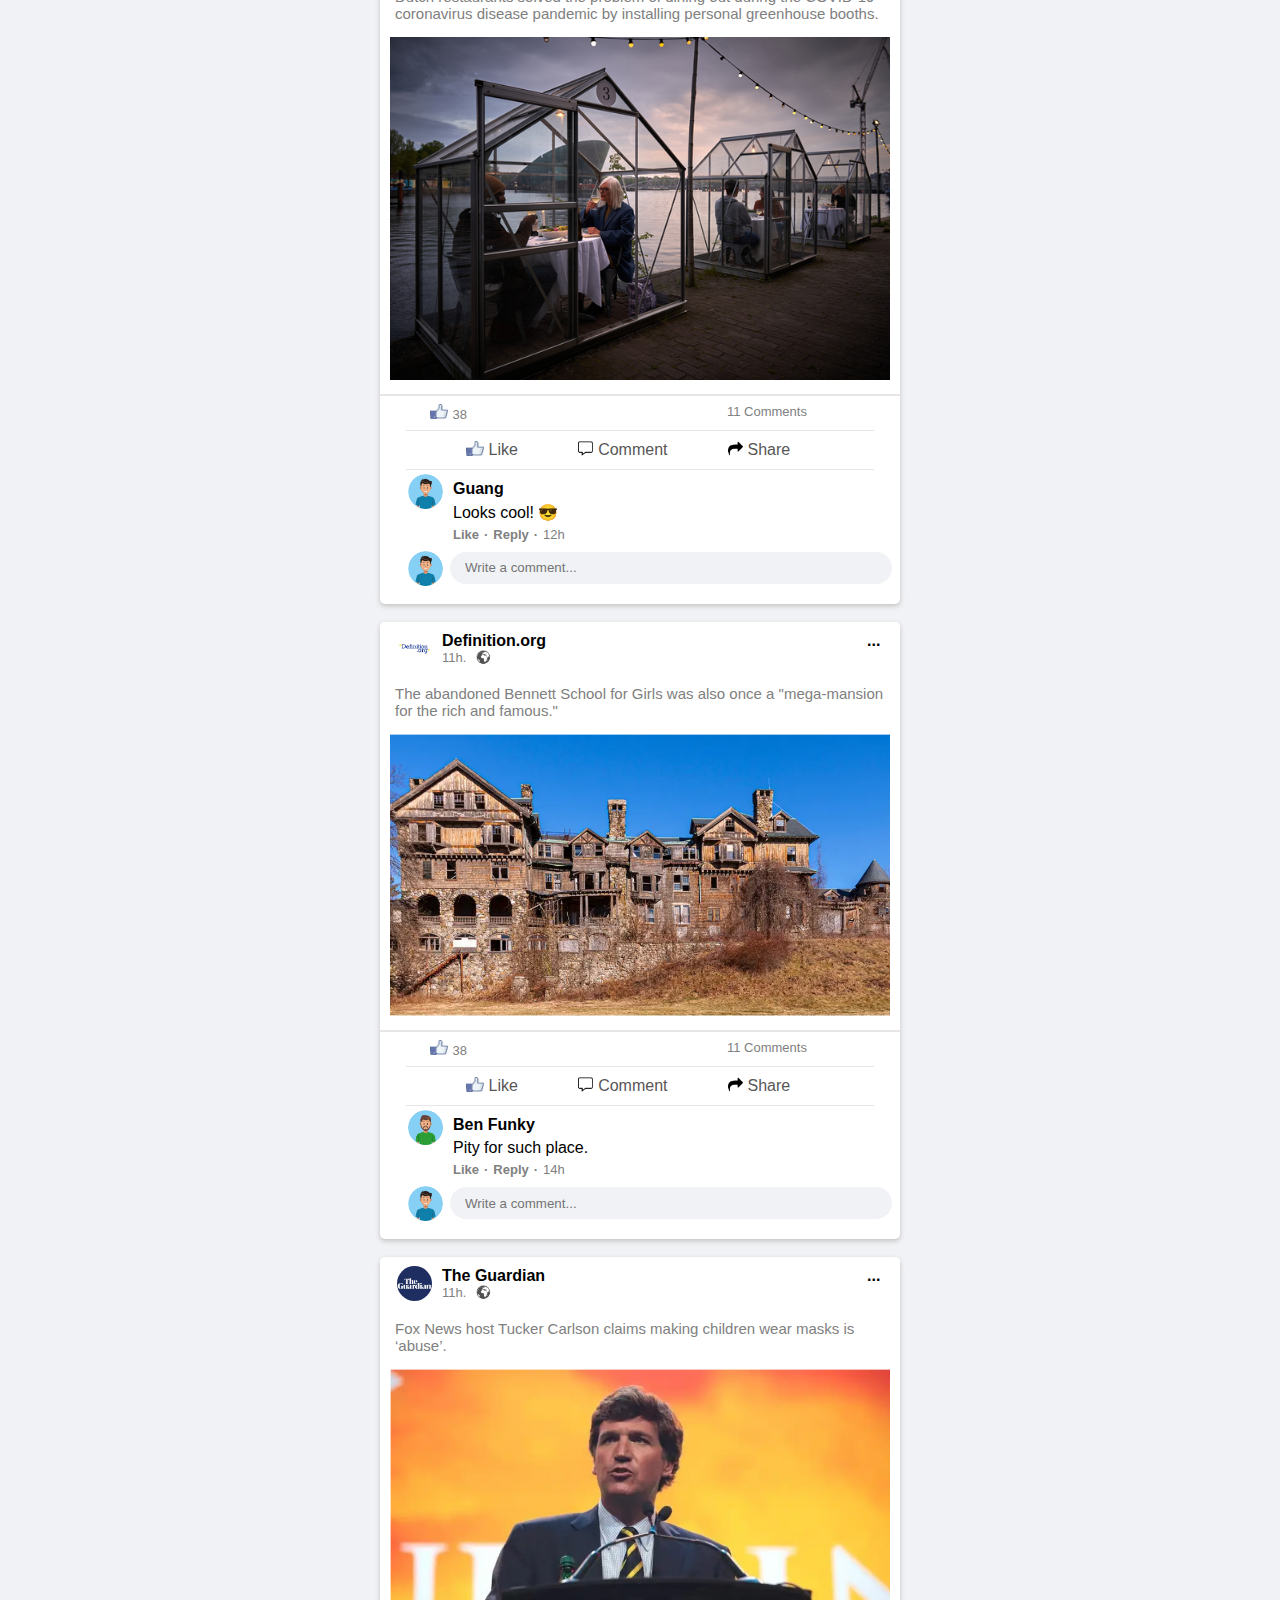
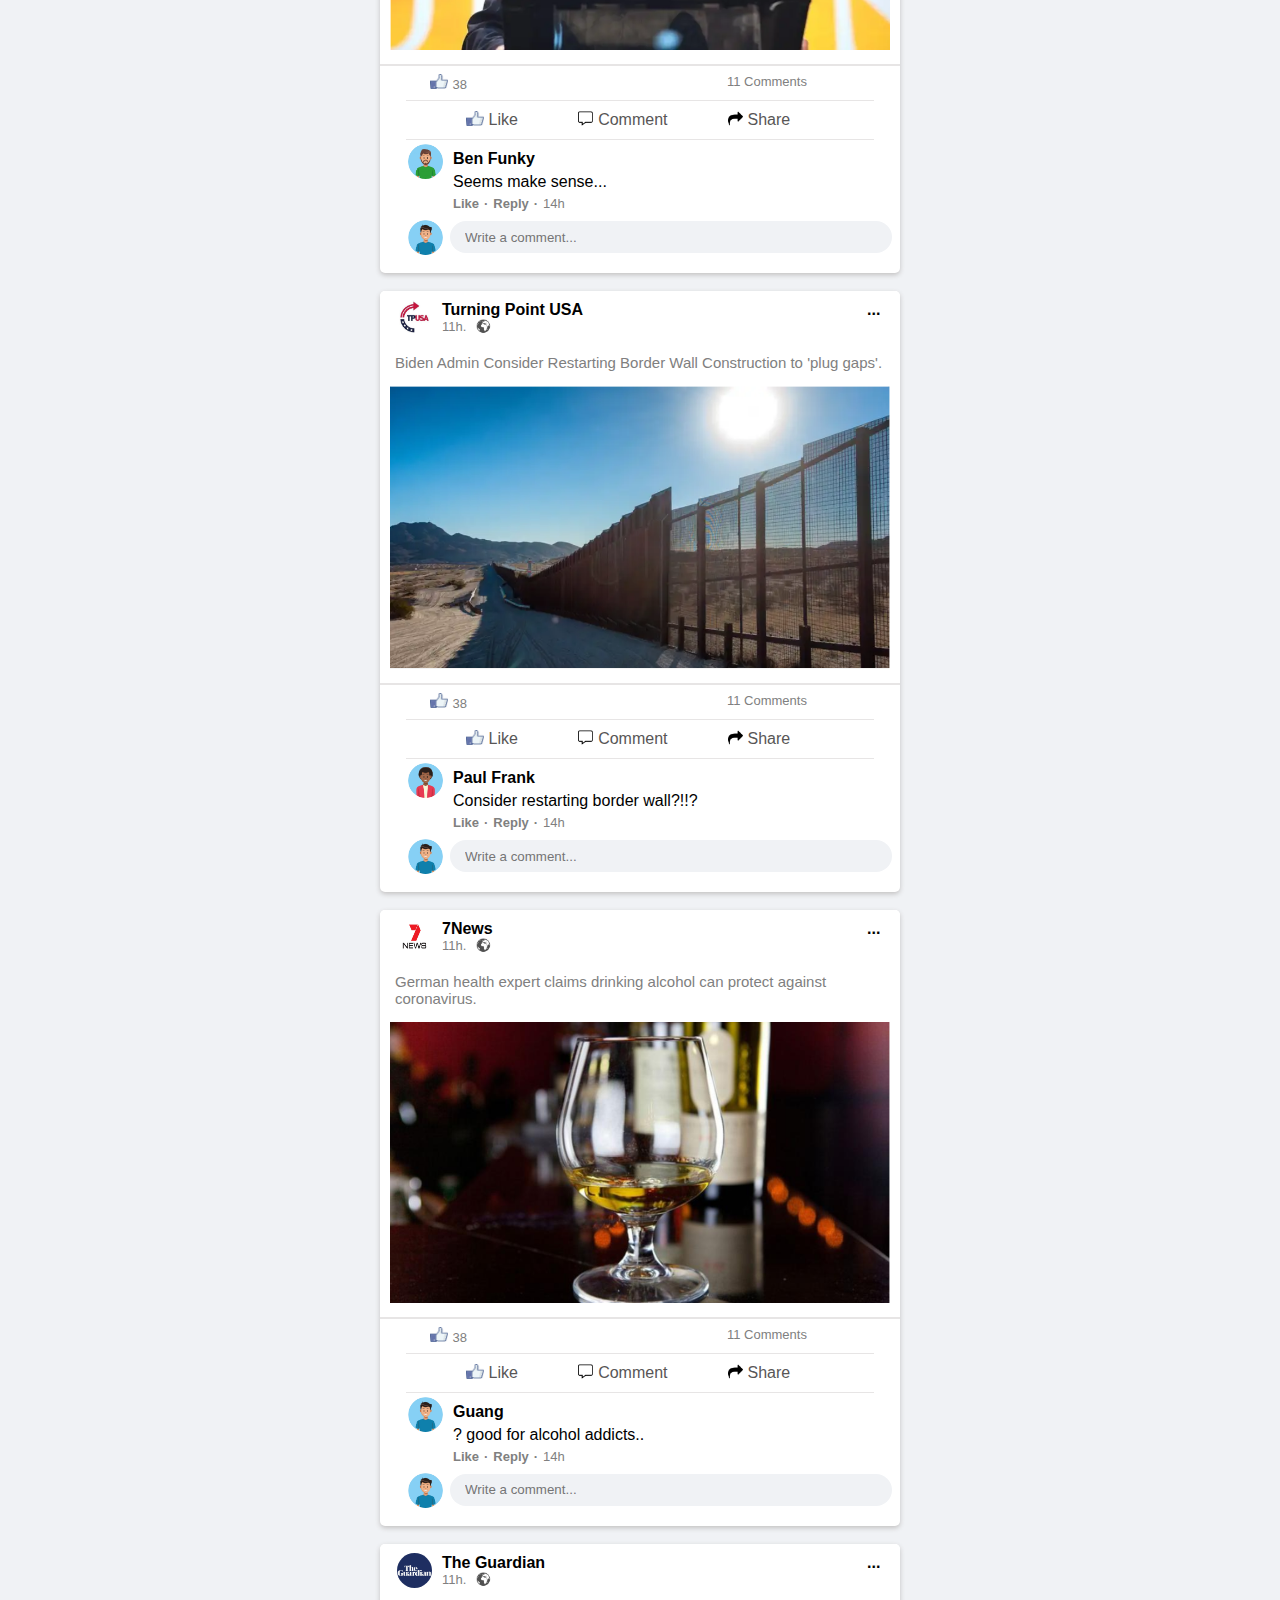
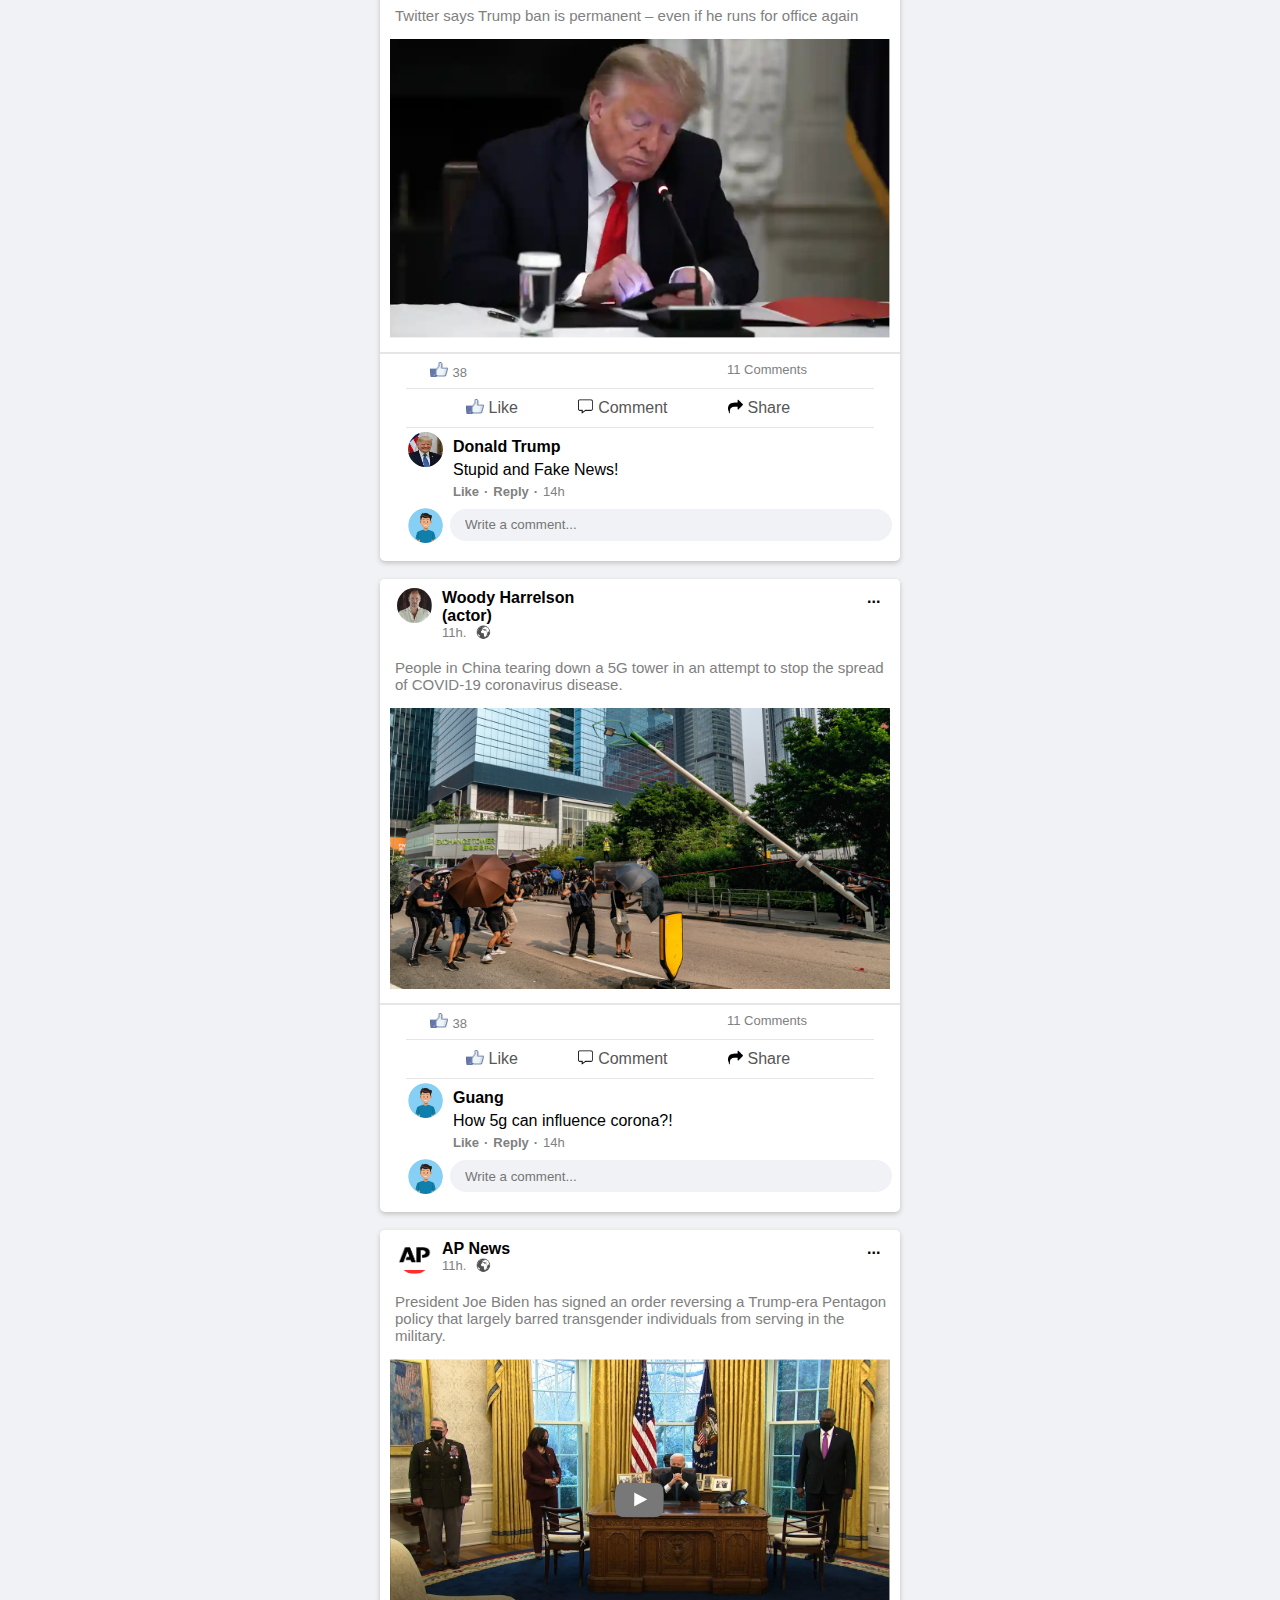
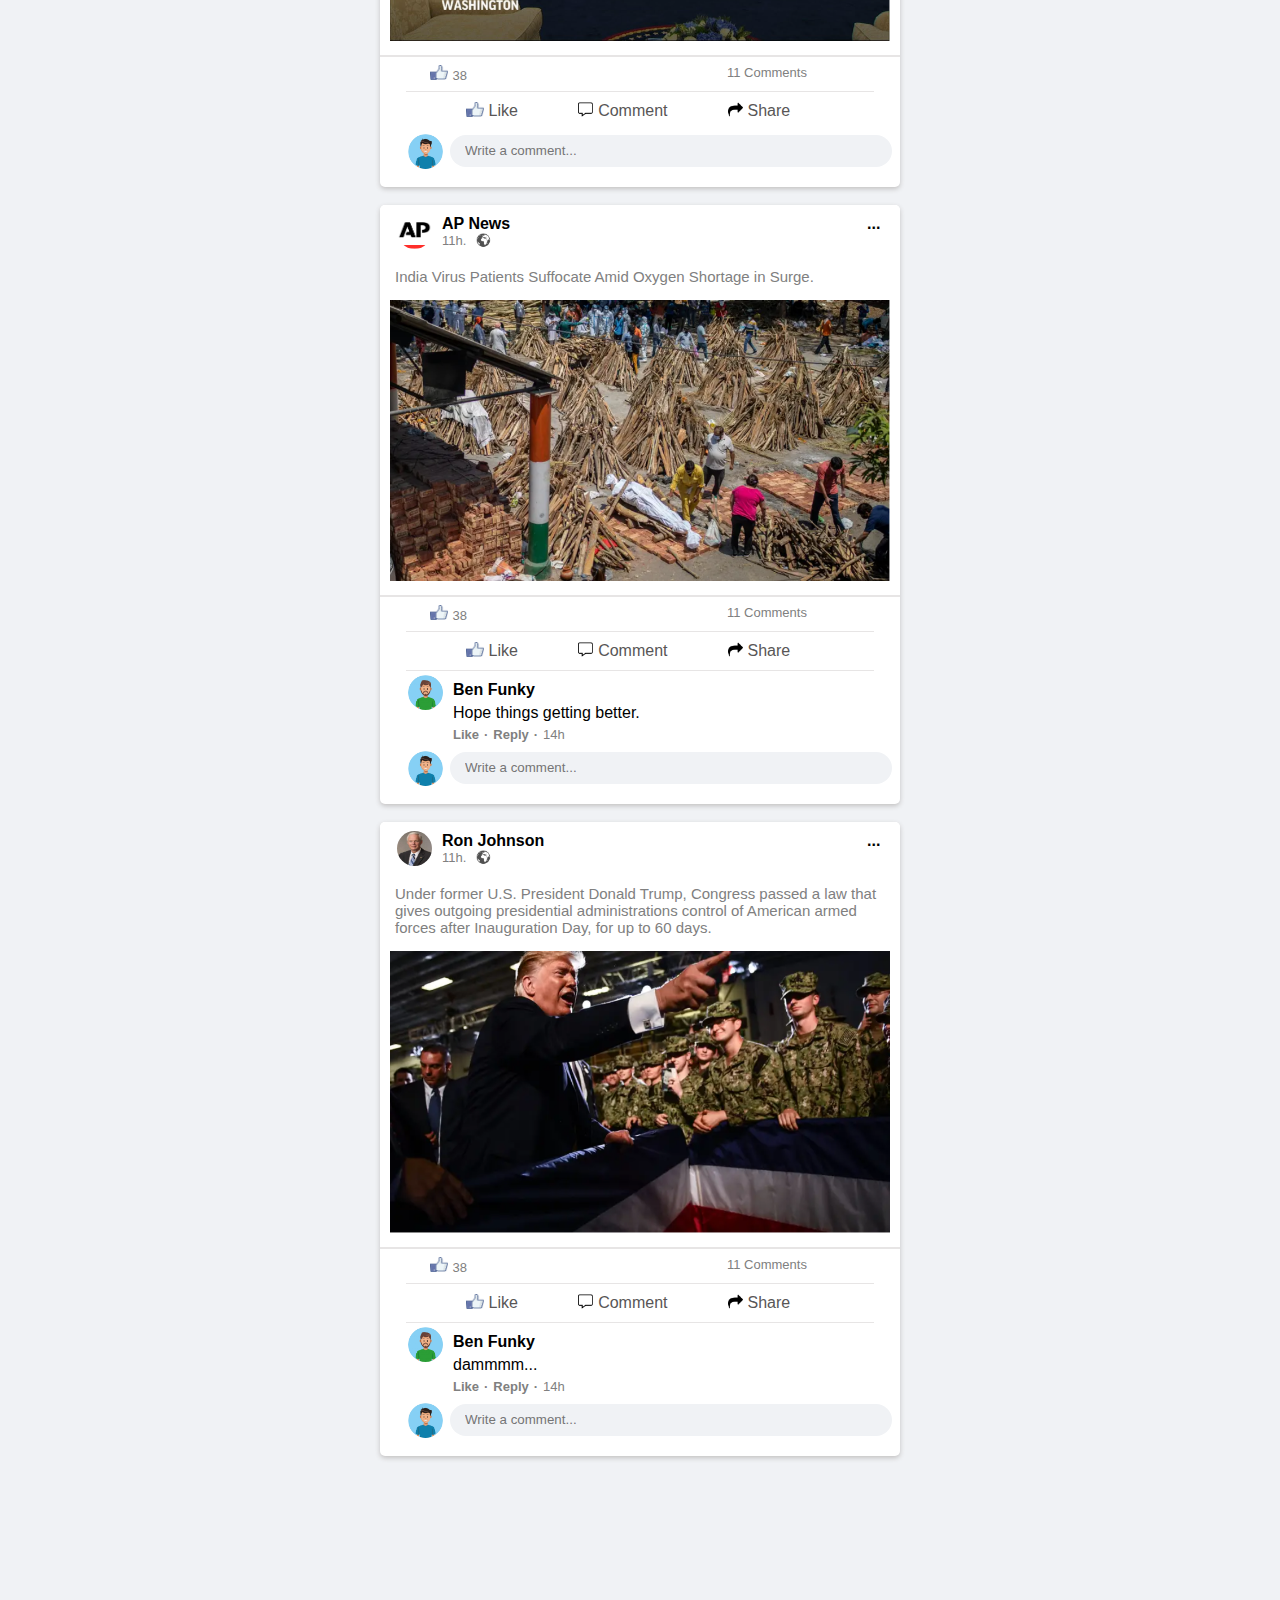
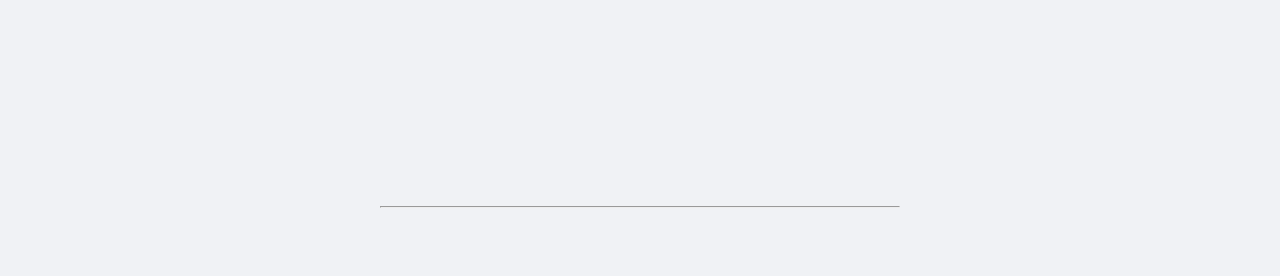
<file: test2.html>
<!DOCTYPE html>
<html>
    <head>
        <meta charset="utf-8">
        <link rel="stylesheet" href="page.css" />
        <meta name="viewport" content="width=device-width, initial-scale=1.0">
        <title>Facebook Simulation</title>
    </head>
    <body>
        <div class="header">
            <nav class="icon1">
                <div><img class="img1" src="images/logo.png" /></div>
                <div><input class="input1" type="text" onfocus="hideIcon(this);" placeholder="Search in your Facebook" /></div>  <!-- onfocus="hideIcon(this);": an event attribute to hide background image on focus -->
            </nav>

            <nav class="icon">
                <p class="p"><img class="mid" src="images/home.PNG" /></p>
                <p class="p"><img class="mid" src="images/friends.PNG" /></p>
                <p class="p"><img class="mid" src="images/watch.PNG" /></p>
                <p class="p"><img class="mid" src="images/market.PNG" /></p>
                <p class="p"><img class="mid" src="images/group.PNG" /></p>
            </nav>
            
            <nav class="black">
                <div class="black1"><a href="clustered view.html"><img class="blacke1" src="images/b-plus2-01.PNG" alt="clustered view"></a></div>
                <div class="black1"><img class="profile" src="images/1.jpg" /><span id="prof"> Guang</span></div>
                <div class="black1"><img class="blacke" src="images/b-plus.PNG" /></div>
                <div class="black1"><img class="blacke" src="images/b-messanger.PNG" /></div>
                <div class="black1"><img class="blacke" src="images/b-notification.PNG" /></div>
                <div class="black1"><img class="blacke" src="images/b-more.PNG" /></div>
            </nav>
        </div>

        

        <div class="header2">
            <nav class="icon3">
                <div><img class="img1" src="images/logo.png" /></div>
            </nav>

            <nav class="icon5">
                <p class="p1"><img  src="images/home.PNG" /></p>
                <p class="p1"><img  src="images/friends.PNG" /></p>
                <p class="p1"><img  src="images/watch.PNG" /></p>
                <p class="p1"><img  src="images/market.PNG" /></p>
                <p class="p1"><img  src="images/group.PNG" /></p>
            </nav>

            <nav class="black">
                <div class="black1"><a href="clustered view.html"><img class="blacke" src="images/b-plus2.PNG" alt="clustered view"></a></div>
                <div class="black1"><img class="profile" src="images/1.jpg" /><span id="prof"> Guang</span></div>
                <div class="black2"><img class="blacke" src="images/b-plus.PNG" /></div>
                <div class="black2"><img class="blacke" src="images/b-messanger.PNG" /></div>
                <div class="black2"><img class="blacke" id="blacken" src="images/b-notification.PNG" /></div>
                <div class="black2"><img class="blacke" src="images/b-more.PNG" /></div>
            </nav>
        </div>

        <div class="left">
            <div class="div" id="div-id">
                <div class="div" id="covid"><img class="side" src="images/1.jpg" /><span id="side"> Guang</span></div>
                <div class="div" id="covid"><img class="side" src="images/COVID-19_information_center.jpg" /><span id="side"> COVID-19 Information Center</span></div>
                <div class="div" id="covid"><img class="side" src="images/messenger.jpg" /><span id="side"> Messenger</span></div>
                <div class="div" id="covid"><img class="side" src="images/fundraisers.jpg" /><span id="side"> Fundraisers</span></div>
                <div class="div" id="covid"><img class="side" src="images/group.PNG" /><span id="side"> Groups</span></div>
                <div class="div" id="covid"><img class="side" src="images/watch.PNG" /><span id="side"> Videos</span></div>
                <div class="div" id="covid"><img class="side" src="images/pages.jpg" /><span id="side"> Pages</span></div>
                <div class="div" id="covid"><img class="side" src="images/events.jpg" /><span id="side"> Events</span></div>
                <div class="div" id="covid"><img class="side" src="images/friend-lists.jpg" /><span id="side"> Friend Lists</span></div>
                <div class="div" id="covid"><img class="side" src="images/saved.jpg" /><span id="side"> Saved</span></div>
                <div class="see-more">See More ></div>
            </div> <hr>

            <aside class="navigate">
                <nav class="nav">
                    <p> Privacy</p>
                    <p> · Terms</p>
                    <p> · Advertising</p>
                    <p> · Ad Choice</p>
                </nav>

                <nav class="nav">
                    <p>Cookies</p>
                    <p>· More </p>
                    <p>· Guangyu Chen © 2021 ·</p>
                </nav>
            </aside>
        </div>



        <main class="main">
            <article id="main">

                <article class="article1">
                    <div class="row2" id="row2">
                        <div class="row2"><img class="profile" src="images/1.jpg" /></div>
                        <div><input class="input2" type="textarea" placeholder="What's on your mind, Guang?" /></div>
                    </div>
            
                    <div class="up">
                        <p class="up1"><img id="up" src="images/live-video.jpg" />Live Video</p>
                        <p class="up1"><img id="up" src="images/Photo.png" />Photo/Video</p>
                        <p class="up1"><img id="up" src="images/Smiley.jpg" />Feeling/Activity</p>
                    </div>
                </article>

                <!-- feed 1 -->
                <article class="article2">
                    <div class="post">
                        <img class="profile" src="images/eveningstandard.jpg" />
                        
                        <aside id="aside0">
                            <div class="sourcename">Evening Standard News</div>
                            <div class="notification">
                                <div class="hour">17h.</div>
                                <div><img id="notify" src="images/notification.jpg" /></div>
                            </div>
                        </aside>
                        <!-- blank space in between the post -->
                        <div class="updated">                        </div>
                        <p class="ellipse">...</p>
                    </div>  

                    <p class="posttext">Dolphins and swans appear in Venice canals a week after city locks down to prevent Coronavirus spread.</p>
    
                    <img src="images/post1.png" class="postpicture"/>
                    <div class="result">
                        <div class="border1">
                            <div class="well">
                                <div><img id="like1" src="images/like.jpg" /><span class="num1">38</span></div>
                                <div class="num2">11 Comments</div>
                            </div>
                        </div>
                    </div>
    
                    <div class="action">
                        <div class="border">
                        <div class="like" onclick="className='click like';" ondblclick="className='dblclick like';"><img id="like" src="images/like.jpg" /><span id="span"> Like</span></div>  <!-- onclick="className='click like';": event attribute to give characteristics when clicked -->
                        <div class="comment"><img id="comment" src="images/comment.jpg" /><span id="span"> Comment</span></div>
                        <div class="share"><img id="share" src="images/share.jpg" /><span id="span"> Share</span></div>
                        </div>
                    </div>
    
                    <div class="replies">
                        <div><img class="profile" src="images/2.jpg" /></div>
                            <aside class="aside2">
                                <div class="donald1">Tim Happiness</div>
                                <div class="updated1">Looking great.</div>
                                <div class="react">
                                    <div class="dot" onclick="className='click dot';" ondblclick="className='dblclick1 dot';">Like</div>
                                    <div class="dot0">·</div>
                                    <div class="dot">Reply </div>
                                    <div class="dot0">·</div>
                                    <div class="dot1">16h</div>
                                </div>
                            </aside>
                    </div>
                    
                    <div id="row3">
                        <div class="row3">
                            <div class="row3"><img class="profile" src="images/1.jpg" /></div>
                            <div><input class="input4" type="textarea" placeholder="Write a comment..." /></div>
                        </div>
                    </div>
    
                </article> <br>
    
                <!-- feed 2 -->
                <article class="article2">
                    <div class="post">
                        <div><img class="profile" src="images/APnews.png" /></div>
    
                        <aside id="aside0">
                            <div class="sourcename">APnews</div>
                            <div class="notification">
                                <div class="hour">15h.</div>
                                <div><img id="notify" src="images/notification.jpg" /></div>
                            </div>
                        </aside>
                        
                        <div class="updated">                </div>
                        <p class="ellipse">...</p>
                    </div>  
                    <p class="posttext">President Donald Trump worked to take back an apparent acknowledgement that Joe Biden won the White House and was making clear he would keep trying to overturn the election result.</p>
                    <div class="pix"><img src="images/trumplose.jpeg" class="postpicture"/></div>
                    <div class="result">
                        <div class="border1">
                            <div class="well">
                                <div><img id="like1" src="images/like.jpg" /><span class="num1">38</span></div>
                                <div class="num2">11 Comments</div>
                            </div>
                        </div>
                    </div>
    
                    <div class="action">
                        <div class="border">
                        <div class="like" onclick="className='click like';" ondblclick="className='dblclick like';"><img id="like" src="images/like.jpg" /><span id="span"> Like</span></div>
                        <div class="comment"><img id="comment" src="images/comment.jpg" /><span id="span"> Comment</span></div>
                        <div class="share"><img id="share" src="images/share.jpg" /><span id="span"> Share</span></div>
                        </div>
                    </div>
    
                    <div class="replies">
                        <div><img class="profile" src="images/trump1.jpg" /></div>
    
                            <aside class="aside2">
                                <div class="donald1">Donald Trump</div>
                                <div class="updated1">Vote Rigged, Not Conceding.</div>
                                <div class="react">
                                    <div class="dot" onclick="className='click dot';" ondblclick="className='dblclick1 dot';">Like</div>
                                    <div class="dot0">·</div>
                                    <div class="dot">Reply </div>
                                    <div class="dot0">·</div>
                                    <div class="dot1">14h</div>
                                </div>
                            </aside>
                    </div>
                    
                    <div id="row3">
                        <div class="row3">
                            <div class="row3"><img class="profile" src="images/1.jpg" /></div>
                            <div><input class="input4" type="textarea" placeholder="Write a comment..." /></div>
                        </div>
                    </div>

                </article> <br>
    
                <!-- feed 3 -->
                <article class="article2">
                    <div class="post">
                        <div><img class="profile" src="images/2.jpg" /></div>
    
                        <aside id="aside0">
                            <div class="sourcename">Paul Frank (friend)</div>
                            <div class="notification">
                                <div class="hour">12h.</div>
                                <div><img id="notify" src="images/notification.jpg" /></div>
                            </div>
                        </aside>
    
                        <div class="updated">            </div>
                        <p class="ellipse">...</p>
                    </div>  
                    <p class="posttext">Dutch restaurants solved the problem of dining out during the COVID-19 coronavirus disease pandemic by installing personal greenhouse booths.</p>
                    <div class="pix"><img src="images/dutch_restaurant.jpg" class="postpicture"/></div>
                    <div class="result">
                        <div class="border1">
                            <div class="well">
                                <div><img id="like1" src="images/like.jpg" /><span class="num1">38</span></div>
                                <div class="num2">11 Comments</div>
                            </div>
                        </div>
                    </div>
    
                    <div class="action">
                        <div class="border">
                        <div class="like" onclick="className='click like';" ondblclick="className='dblclick like';"><img id="like" src="images/like.jpg" /><span id="span"> Like</span></div>
                        <div class="comment"><img id="comment" src="images/comment.jpg" /><span id="span"> Comment</span></div>
                        <div class="share"><img id="share" src="images/share.jpg" /><span id="span"> Share</span></div>
                        </div>
                    </div>
    
                    <div class="replies">
                        <div><img class="profile" src="images/1.jpg" /></div>
    
                            <aside class="aside2">
                                <div class="donald1">Guang</div>
                                <div class="updated1">Looks cool! 😎</div>
                                <div class="react">
                                    <div class="dot" onclick="className='click dot';" ondblclick="className='dblclick1 dot';">Like</div>
                                    <div class="dot0">·</div>
                                    <div class="dot">Reply </div>
                                    <div class="dot0">·</div>
                                    <div class="dot1">12h</div>
                                </div>
                            </aside>
                    </div>
    
                    <div id="row3">
                        <div class="row3">
                            <div class="row3"><img class="profile" src="images/1.jpg" /></div>
                            <div><input class="input4" type="textarea" placeholder="Write a comment..." /></div>
                        </div>
                    </div>
 
                </article> <br>
                
                <!-- feed 4 -->
                <article class="article2">
                    <div class="post">
                        <div><img class="profile" src="images/definitionorg.png" /></div>
    
                        <aside id="aside0">
                            <div class="sourcename">Definition.org</div>
                            <div class="notification">
                                <div class="hour">11h.</div>
                                <div><img id="notify" src="images/notification.jpg" /></div>
                            </div>
                        </aside>
                        
                        <div class="updated">                </div>
                        <p class="ellipse">...</p>
                    </div>  
                    <p class="posttext">The abandoned Bennett School for Girls was also once a "mega-mansion for the rich and famous."</p>
                    <div class="pix"><img src="images/mansion.PNG" class="postpicture"/></div>
                    <div class="result">
                        <div class="border1">
                            <div class="well">
                                <div><img id="like1" src="images/like.jpg" /><span class="num1">38</span></div>
                                <div class="num2">11 Comments</div>
                            </div>
                        </div>
                    </div>
    
                    <div class="action">
                        <div class="border">
                        <div class="like" onclick="className='click like';" ondblclick="className='dblclick like';"><img id="like" src="images/like.jpg" /><span id="span"> Like</span></div>
                        <div class="comment"><img id="comment" src="images/comment.jpg" /><span id="span"> Comment</span></div>
                        <div class="share"><img id="share" src="images/share.jpg" /><span id="span"> Share</span></div>
                        </div>
                    </div>
    
                    <div class="replies">
                        <div><img class="profile" src="images/3.jpg" /></div>
    
                            <aside class="aside2">
                                <div class="donald1">Ben Funky</div>
                                <div class="updated1">Pity for such place.</div>
                                <div class="react">
                                    <div class="dot" onclick="className='click dot';" ondblclick="className='dblclick1 dot';">Like</div>
                                    <div class="dot0">·</div>
                                    <div class="dot">Reply </div>
                                    <div class="dot0">·</div>
                                    <div class="dot1">14h</div>
                                </div>
                            </aside>
                    </div>
                    
                    <div id="row3">
                        <div class="row3">
                            <div class="row3"><img class="profile" src="images/1.jpg" /></div>
                            <div><input class="input4" type="textarea" placeholder="Write a comment..." /></div>
                        </div>
                    </div>

                </article> <br>

                <!-- feed 5 -->
                <article class="article2">
                    <div class="post">
                        <div><img class="profile" src="images/guardian.png" /></div>
    
                        <aside id="aside0">
                            <div class="sourcename">The Guardian</div>
                            <div class="notification">
                                <div class="hour">11h.</div>
                                <div><img id="notify" src="images/notification.jpg" /></div>
                            </div>
                        </aside>
                        
                        <div class="updated">                </div>
                        <p class="ellipse">...</p>
                    </div>  
                    <p class="posttext">Fox News host Tucker Carlson claims making children wear masks is ‘abuse’.</p>
                    <div class="pix"><img src="images/TuckerCarlson.PNG" class="postpicture"/></div>
                    <div class="result">
                        <div class="border1">
                            <div class="well">
                                <div><img id="like1" src="images/like.jpg" /><span class="num1">38</span></div>
                                <div class="num2">11 Comments</div>
                            </div>
                        </div>
                    </div>
    
                    <div class="action">
                        <div class="border">
                        <div class="like" onclick="className='click like';" ondblclick="className='dblclick like';"><img id="like" src="images/like.jpg" /><span id="span"> Like</span></div>
                        <div class="comment"><img id="comment" src="images/comment.jpg" /><span id="span"> Comment</span></div>
                        <div class="share"><img id="share" src="images/share.jpg" /><span id="span"> Share</span></div>
                        </div>
                    </div>
    
                    <div class="replies">
                        <div><img class="profile" src="images/3.jpg" /></div>
    
                            <aside class="aside2">
                                <div class="donald1">Ben Funky</div>
                                <div class="updated1">Seems make sense...</div>
                                <div class="react">
                                    <div class="dot" onclick="className='click dot';" ondblclick="className='dblclick1 dot';">Like</div>
                                    <div class="dot0">·</div>
                                    <div class="dot">Reply </div>
                                    <div class="dot0">·</div>
                                    <div class="dot1">14h</div>
                                </div>
                            </aside>
                    </div>
                    
                    <div id="row3">
                        <div class="row3">
                            <div class="row3"><img class="profile" src="images/1.jpg" /></div>
                            <div><input class="input4" type="textarea" placeholder="Write a comment..." /></div>
                        </div>
                    </div>

                </article> <br>

                <!-- feed 6 -->
                <article class="article2">
                    <div class="post">
                        <div><img class="profile" src="images/turningpointusa.jfif" /></div>
    
                        <aside id="aside0">
                            <div class="sourcename">Turning Point USA</div>
                            <div class="notification">
                                <div class="hour">11h.</div>
                                <div><img id="notify" src="images/notification.jpg" /></div>
                            </div>
                        </aside>
                        
                        <div class="updated">                </div>
                        <p class="ellipse">...</p>
                    </div>  
                    <p class="posttext">Biden Admin Consider Restarting Border Wall Construction to 'plug gaps'.</p>
                    <div class="pix"><img src="images/wall.PNG" class="postpicture"/></div>
                    <div class="result">
                        <div class="border1">
                            <div class="well">
                                <div><img id="like1" src="images/like.jpg" /><span class="num1">38</span></div>
                                <div class="num2">11 Comments</div>
                            </div>
                        </div>
                    </div>
    
                    <div class="action">
                        <div class="border">
                        <div class="like" onclick="className='click like';" ondblclick="className='dblclick like';"><img id="like" src="images/like.jpg" /><span id="span"> Like</span></div>
                        <div class="comment"><img id="comment" src="images/comment.jpg" /><span id="span"> Comment</span></div>
                        <div class="share"><img id="share" src="images/share.jpg" /><span id="span"> Share</span></div>
                        </div>
                    </div>
    
                    <div class="replies">
                        <div><img class="profile" src="images/2.jpg" /></div>
    
                            <aside class="aside2">
                                <div class="donald1">Paul Frank</div>
                                <div class="updated1">Consider restarting border wall?!!?</div>
                                <div class="react">
                                    <div class="dot" onclick="className='click dot';" ondblclick="className='dblclick1 dot';">Like</div>
                                    <div class="dot0">·</div>
                                    <div class="dot">Reply </div>
                                    <div class="dot0">·</div>
                                    <div class="dot1">14h</div>
                                </div>
                            </aside>
                    </div>
                    
                    <div id="row3">
                        <div class="row3">
                            <div class="row3"><img class="profile" src="images/1.jpg" /></div>
                            <div><input class="input4" type="textarea" placeholder="Write a comment..." /></div>
                        </div>
                    </div>

                </article> <br>

                <!-- feed 7 -->
                <article class="article2">
                    <div class="post">
                        <div><img class="profile" src="images/7news.jpeg" /></div>
    
                        <aside id="aside0">
                            <div class="sourcename">7News</div>
                            <div class="notification">
                                <div class="hour">11h.</div>
                                <div><img id="notify" src="images/notification.jpg" /></div>
                            </div>
                        </aside>
                        
                        <div class="updated">                </div>
                        <p class="ellipse">...</p>
                    </div>  
                    <p class="posttext">German health expert claims drinking alcohol can protect against coronavirus.

                    </p>
                    <div class="pix"><img src="images/alchole.PNG" class="postpicture"/></div>
                    <div class="result">
                        <div class="border1">
                            <div class="well">
                                <div><img id="like1" src="images/like.jpg" /><span class="num1">38</span></div>
                                <div class="num2">11 Comments</div>
                            </div>
                        </div>
                    </div>
    
                    <div class="action">
                        <div class="border">
                        <div class="like" onclick="className='click like';" ondblclick="className='dblclick like';"><img id="like" src="images/like.jpg" /><span id="span"> Like</span></div>
                        <div class="comment"><img id="comment" src="images/comment.jpg" /><span id="span"> Comment</span></div>
                        <div class="share"><img id="share" src="images/share.jpg" /><span id="span"> Share</span></div>
                        </div>
                    </div>
    
                    <div class="replies">
                        <div><img class="profile" src="images/1.jpg" /></div>
    
                            <aside class="aside2">
                                <div class="donald1">Guang</div>
                                <div class="updated1">? good for alcohol addicts..</div>
                                <div class="react">
                                    <div class="dot" onclick="className='click dot';" ondblclick="className='dblclick1 dot';">Like</div>
                                    <div class="dot0">·</div>
                                    <div class="dot">Reply </div>
                                    <div class="dot0">·</div>
                                    <div class="dot1">14h</div>
                                </div>
                            </aside>
                    </div>
                    
                    <div id="row3">
                        <div class="row3">
                            <div class="row3"><img class="profile" src="images/1.jpg" /></div>
                            <div><input class="input4" type="textarea" placeholder="Write a comment..." /></div>
                        </div>
                    </div>

                </article> <br>

                <!-- feed 8 -->
                <article class="article2">
                    <div class="post">
                        <div><img class="profile" src="images/guardian.png" /></div>
    
                        <aside id="aside0">
                            <div class="sourcename">The Guardian</div>
                            <div class="notification">
                                <div class="hour">11h.</div>
                                <div><img id="notify" src="images/notification.jpg" /></div>
                            </div>
                        </aside>
                        
                        <div class="updated">                </div>
                        <p class="ellipse">...</p>
                    </div>  
                    <p class="posttext">Twitter says Trump ban is permanent – even if he runs for office again</p>
                    <div class="pix"><img src="images/trumpban.PNG" class="postpicture"/></div>
                    <div class="result">
                        <div class="border1">
                            <div class="well">
                                <div><img id="like1" src="images/like.jpg" /><span class="num1">38</span></div>
                                <div class="num2">11 Comments</div>
                            </div>
                        </div>
                    </div>
    
                    <div class="action">
                        <div class="border">
                        <div class="like" onclick="className='click like';" ondblclick="className='dblclick like';"><img id="like" src="images/like.jpg" /><span id="span"> Like</span></div>
                        <div class="comment"><img id="comment" src="images/comment.jpg" /><span id="span"> Comment</span></div>
                        <div class="share"><img id="share" src="images/share.jpg" /><span id="span"> Share</span></div>
                        </div>
                    </div>
    
                    <div class="replies">
                        <div><img class="profile" src="images/trump1.jpg" /></div>
    
                            <aside class="aside2">
                                <div class="donald1">Donald Trump</div>
                                <div class="updated1">Stupid and Fake News!</div>
                                <div class="react">
                                    <div class="dot" onclick="className='click dot';" ondblclick="className='dblclick1 dot';">Like</div>
                                    <div class="dot0">·</div>
                                    <div class="dot">Reply </div>
                                    <div class="dot0">·</div>
                                    <div class="dot1">14h</div>
                                </div>
                            </aside>
                    </div>
                    
                    <div id="row3">
                        <div class="row3">
                            <div class="row3"><img class="profile" src="images/1.jpg" /></div>
                            <div><input class="input4" type="textarea" placeholder="Write a comment..." /></div>
                        </div>
                    </div>

                </article> <br>

                <!-- feed 9 -->
                <article class="article2">
                    <div class="post">
                        <div><img class="profile" src="images/WoodyHarrelson.jpg" /></div>
    
                        <aside id="aside0">
                            <div class="sourcename">Woody Harrelson (actor)</div>
                            <div class="notification">
                                <div class="hour">11h.</div>
                                <div><img id="notify" src="images/notification.jpg" /></div>
                            </div>
                        </aside>
                        
                        <div class="updated">   </div>
                        <p class="ellipse">...</p>
                    </div>  
                    <p class="posttext">People in China tearing down a 5G tower in an attempt to stop the spread of COVID-19 coronavirus disease.</p>
                    <div class="pix"><img src="images/5g.jpg" class="postpicture"/></div>
                    <div class="result">
                        <div class="border1">
                            <div class="well">
                                <div><img id="like1" src="images/like.jpg" /><span class="num1">38</span></div>
                                <div class="num2">11 Comments</div>
                            </div>
                        </div>
                    </div>
    
                    <div class="action">
                        <div class="border">
                        <div class="like" onclick="className='click like';" ondblclick="className='dblclick like';"><img id="like" src="images/like.jpg" /><span id="span"> Like</span></div>
                        <div class="comment"><img id="comment" src="images/comment.jpg" /><span id="span"> Comment</span></div>
                        <div class="share"><img id="share" src="images/share.jpg" /><span id="span"> Share</span></div>
                        </div>
                    </div>
    
                    <div class="replies">
                        <div><img class="profile" src="images/1.jpg" /></div>
    
                            <aside class="aside2">
                                <div class="donald1">Guang</div>
                                <div class="updated1">How 5g can influence corona?!</div>
                                <div class="react">
                                    <div class="dot" onclick="className='click dot';" ondblclick="className='dblclick1 dot';">Like</div>
                                    <div class="dot0">·</div>
                                    <div class="dot">Reply </div>
                                    <div class="dot0">·</div>
                                    <div class="dot1">14h</div>
                                </div>
                            </aside>
                    </div>
                    
                    <div id="row3">
                        <div class="row3">
                            <div class="row3"><img class="profile" src="images/1.jpg" /></div>
                            <div><input class="input4" type="textarea" placeholder="Write a comment..." /></div>
                        </div>
                    </div>

                </article> <br>

                <!-- feed 10 -->
                <article class="article2">
                    <div class="post">
                        <div><img class="profile" src="images/APnews.png" /></div>
    
                        <aside id="aside0">
                            <div class="sourcename">AP News</div>
                            <div class="notification">
                                <div class="hour">11h.</div>
                                <div><img id="notify" src="images/notification.jpg" /></div>
                            </div>
                        </aside>
                        
                        <div class="updated">                </div>
                        <p class="ellipse">...</p>
                    </div>  
                    <p class="posttext">President Joe Biden has signed an order reversing a Trump-era Pentagon policy that largely barred transgender individuals from serving in the military.</p>
                    <div class="pix"><img src="images/transgender.PNG" class="postpicture"/></div>
                    <div class="result">
                        <div class="border1">
                            <div class="well">
                                <div><img id="like1" src="images/like.jpg" /><span class="num1">38</span></div>
                                <div class="num2">11 Comments</div>
                            </div>
                        </div>
                    </div>
    
                    <div class="action">
                        <div class="border">
                        <div class="like" onclick="className='click like';" ondblclick="className='dblclick like';"><img id="like" src="images/like.jpg" /><span id="span"> Like</span></div>
                        <div class="comment"><img id="comment" src="images/comment.jpg" /><span id="span"> Comment</span></div>
                        <div class="share"><img id="share" src="images/share.jpg" /><span id="span"> Share</span></div>
                        </div>
                    </div>
                    
                    <div id="row3">
                        <div class="row3">
                            <div class="row3"><img class="profile" src="images/1.jpg" /></div>
                            <div><input class="input4" type="textarea" placeholder="Write a comment..." /></div>
                        </div>
                    </div>

                </article> <br>

                <!-- feed 11 -->
                <article class="article2">
                    <div class="post">
                        <div><img class="profile" src="images/APnews.png" /></div>
    
                        <aside id="aside0">
                            <div class="sourcename">AP News</div>
                            <div class="notification">
                                <div class="hour">11h.</div>
                                <div><img id="notify" src="images/notification.jpg" /></div>
                            </div>
                        </aside>
                        
                        <div class="updated">                </div>
                        <p class="ellipse">...</p>
                    </div>  
                    <p class="posttext">India Virus Patients Suffocate Amid Oxygen Shortage in Surge.</p>
                    <div class="pix"><img src="images/india.PNG" class="postpicture"/></div>
                    <div class="result">
                        <div class="border1">
                            <div class="well">
                                <div><img id="like1" src="images/like.jpg" /><span class="num1">38</span></div>
                                <div class="num2">11 Comments</div>
                            </div>
                        </div>
                    </div>
    
                    <div class="action">
                        <div class="border">
                        <div class="like" onclick="className='click like';" ondblclick="className='dblclick like';"><img id="like" src="images/like.jpg" /><span id="span"> Like</span></div>
                        <div class="comment"><img id="comment" src="images/comment.jpg" /><span id="span"> Comment</span></div>
                        <div class="share"><img id="share" src="images/share.jpg" /><span id="span"> Share</span></div>
                        </div>
                    </div>
    
                    <div class="replies">
                        <div><img class="profile" src="images/3.jpg" /></div>
    
                            <aside class="aside2">
                                <div class="donald1">Ben Funky</div>
                                <div class="updated1">Hope things getting better.</div>
                                <div class="react">
                                    <div class="dot" onclick="className='click dot';" ondblclick="className='dblclick1 dot';">Like</div>
                                    <div class="dot0">·</div>
                                    <div class="dot">Reply </div>
                                    <div class="dot0">·</div>
                                    <div class="dot1">14h</div>
                                </div>
                            </aside>
                    </div>
                    
                    <div id="row3">
                        <div class="row3">
                            <div class="row3"><img class="profile" src="images/1.jpg" /></div>
                            <div><input class="input4" type="textarea" placeholder="Write a comment..." /></div>
                        </div>
                    </div>

                </article> <br>

                <!-- feed 12 -->
                <article class="article2">
                    <div class="post">
                        <div><img class="profile" src="images/ron.jfif" /></div>
    
                        <aside id="aside0">
                            <div class="sourcename">Ron Johnson</div>
                            <div class="notification">
                                <div class="hour">11h.</div>
                                <div><img id="notify" src="images/notification.jpg" /></div>
                            </div>
                        </aside>
                        
                        <div class="updated">                </div>
                        <p class="ellipse">...</p>
                    </div>  
                    <p class="posttext">Under former U.S. President Donald Trump, Congress passed a law that gives outgoing presidential administrations control of American armed forces after Inauguration Day, for up to 60 days.</p>
                    <div class="pix"><img src="images/military.PNG" class="postpicture"/></div>
                    <div class="result">
                        <div class="border1">
                            <div class="well">
                                <div><img id="like1" src="images/like.jpg" /><span class="num1">38</span></div>
                                <div class="num2">11 Comments</div>
                            </div>
                        </div>
                    </div>
    
                    <div class="action">
                        <div class="border">
                        <div class="like" onclick="className='click like';" ondblclick="className='dblclick like';"><img id="like" src="images/like.jpg" /><span id="span"> Like</span></div>
                        <div class="comment"><img id="comment" src="images/comment.jpg" /><span id="span"> Comment</span></div>
                        <div class="share"><img id="share" src="images/share.jpg" /><span id="span"> Share</span></div>
                        </div>
                    </div>
    
                    <div class="replies">
                        <div><img class="profile" src="images/3.jpg" /></div>
    
                            <aside class="aside2">
                                <div class="donald1">Ben Funky</div>
                                <div class="updated1">dammmm...</div>
                                <div class="react">
                                    <div class="dot" onclick="className='click dot';" ondblclick="className='dblclick1 dot';">Like</div>
                                    <div class="dot0">·</div>
                                    <div class="dot">Reply </div>
                                    <div class="dot0">·</div>
                                    <div class="dot1">14h</div>
                                </div>
                            </aside>
                    </div>
                    
                    <div id="row3">
                        <div class="row3">
                            <div class="row3"><img class="profile" src="images/1.jpg" /></div>
                            <div><input class="input4" type="textarea" placeholder="Write a comment..." /></div>
                        </div>
                    </div>

                </article> <br>
    
    
    
                
                <br><br><br><br><br><br><br><br><br><br><br><br><br><br><br><br><br><br><hr>
                
                <nav class="nav1">
                    <p> Privacy</p>
                    <p> · Terms</p>
                    <p> · Advertising</p>
                    <p> · Ad Choice</p>
                </nav>
    
                <nav class="nav1">
                    <p>Cookies</p>
                    <p>· More </p>
                    <p>· Guangyu Chen © 2021 ·</p>
                </nav>
    
            </article>
        </main>
        

        <div class="right">
            <div class="rite" id="rite">
                <div class="wright" id="wright"><img class="side" src="images/2.jpg" /><span id="side"> Tim Happiness</span></div>
                <div class="wright" id="wright"><img class="side" src="images/3.jpg" /><span id="side"> Faith Blessing</span></div>
                <div class="wright" id="wright"><img class="side" src="images/4.jpg" /><span id="side"> John Sadness</span></div>
                <div class="wright" id="wright"><img class="side" src="images/5.jpg" /><span id="side"> Wood Loneyness</span></div>
                <div class="wright" id="wright"><img class="side" src="images/2.jpg" /><span id="side"> Happiness Stephen</span></div>
                <div class="wright" id="wright"><img class="side" src="images/3.jpg" /><span id="side"> Monkey Dolphen</span></div>
                <div class="wright" id="wright"><img class="side" src="images/4.jpg" /><span id="side"> Kevin Faithfulness </span></div>
                <div class="wright" id="wright"><img class="side" src="images/5.jpg" /><span id="side"> Sunny Exciting</span></div>
                <div class="wright" id="wright"><img class="side" src="images/2.jpg" /><span id="side"> Paul Frank</span></div>
                <div class="wright" id="wright"><img class="side" src="images/3.jpg" /><span id="side"> Ben Funky</span></div> <br><br><br><br><br>
            </div>
        </div>

        <div class="alert">
            <span class="closebtn" onclick="this.parentElement.style.display='none';">&times;</span> 
            <p class="alerttext">Click this to have a holistic <br>view of the feeds you are<br>exposed to!<br><br></p>
        </div>
        
        <div class="dropup">
            <button class="dropbtn"><img id="white" src="images/white_plus.png" /></button>
            <div class="dropup-content">
              <a href="index.html">Test 1</a>
              <a href="test2.html">Test 2</a>
              <a href="test3.html">Test 3</a>
            </div>
        </div>

    </body>
</html>
</file>
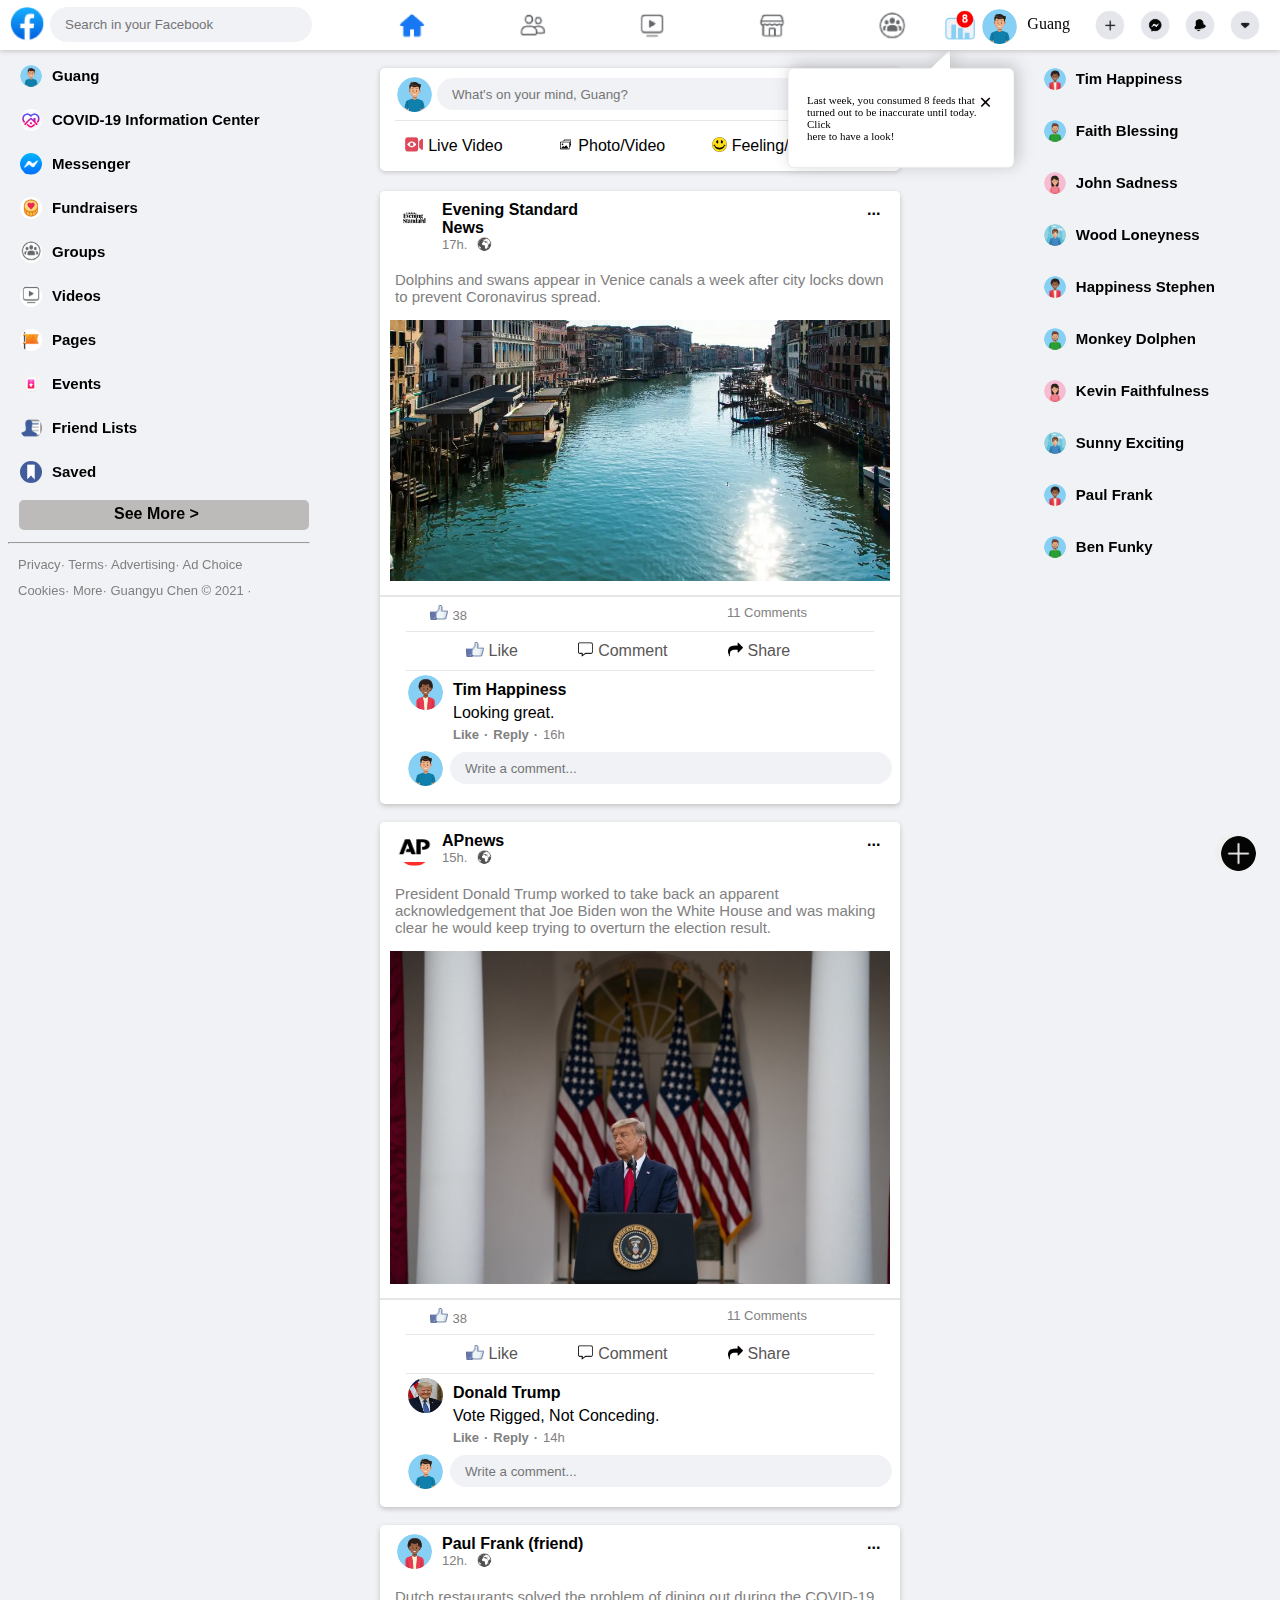
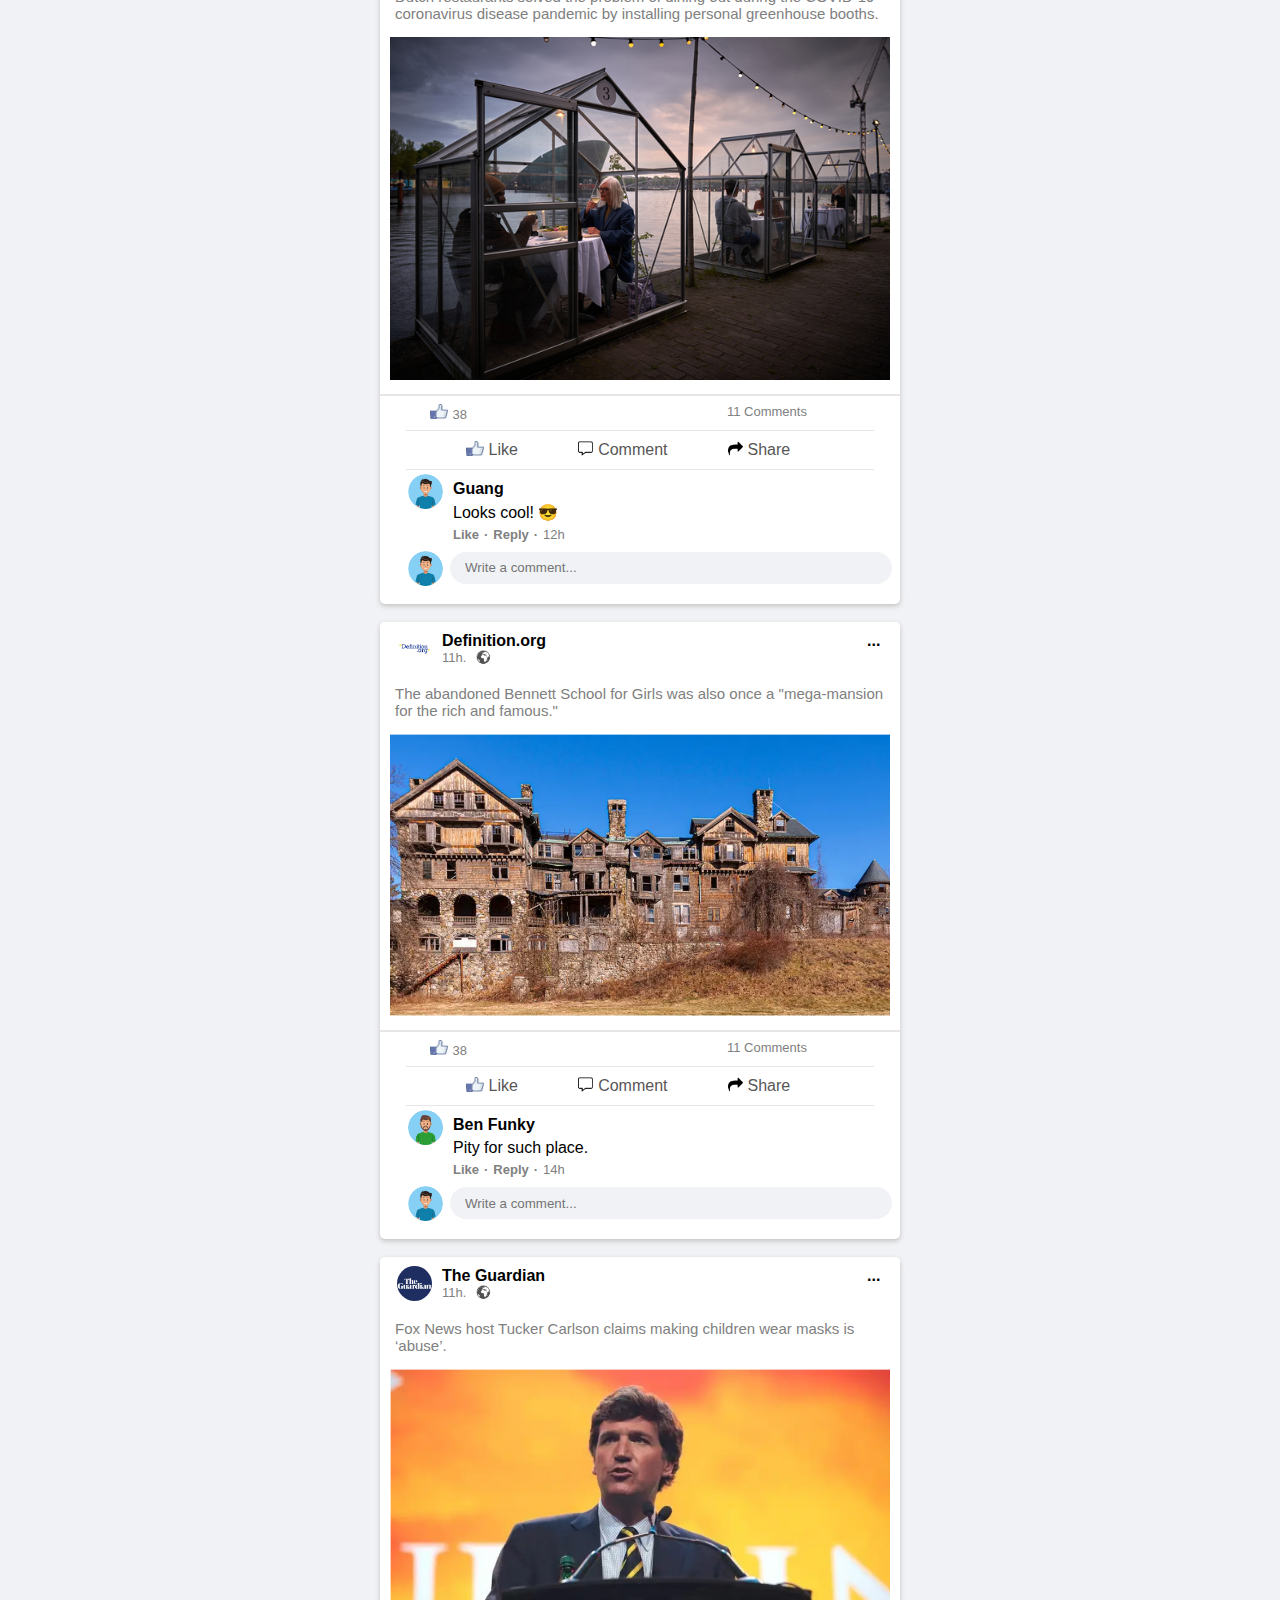
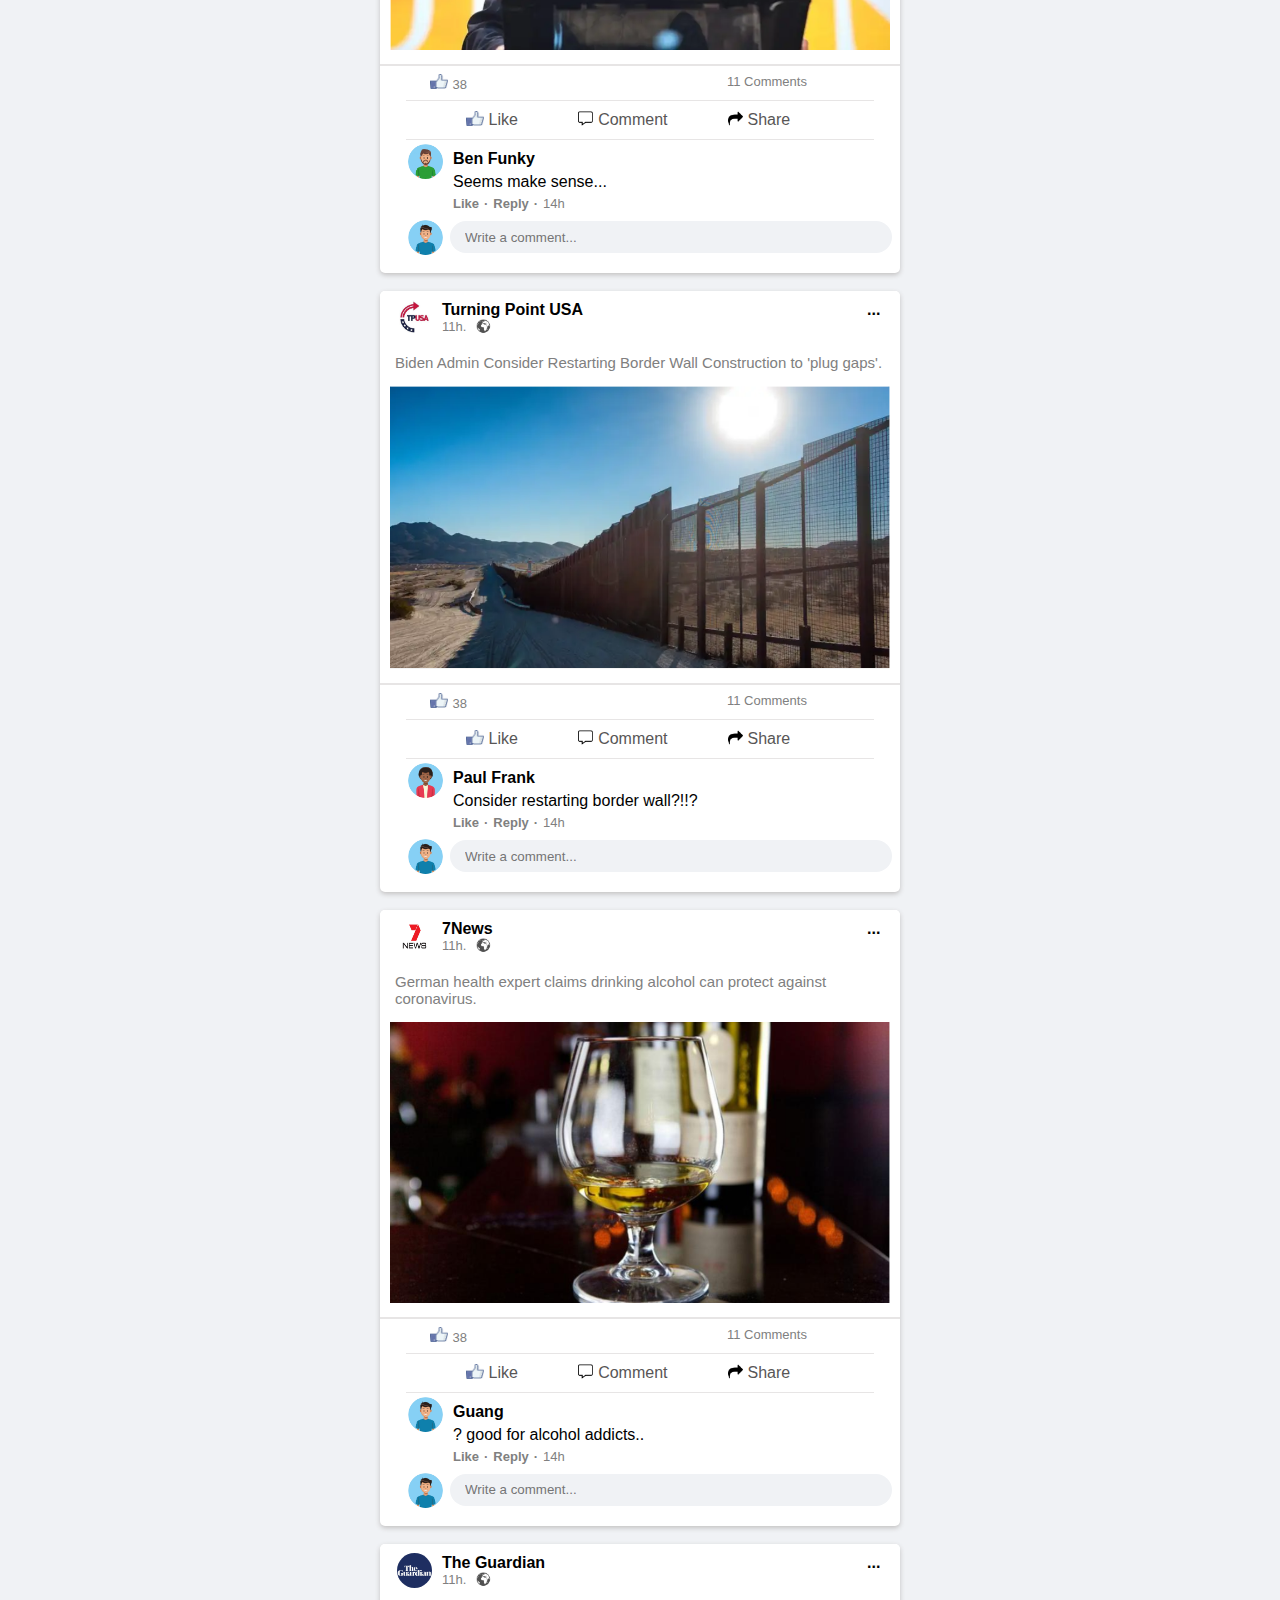
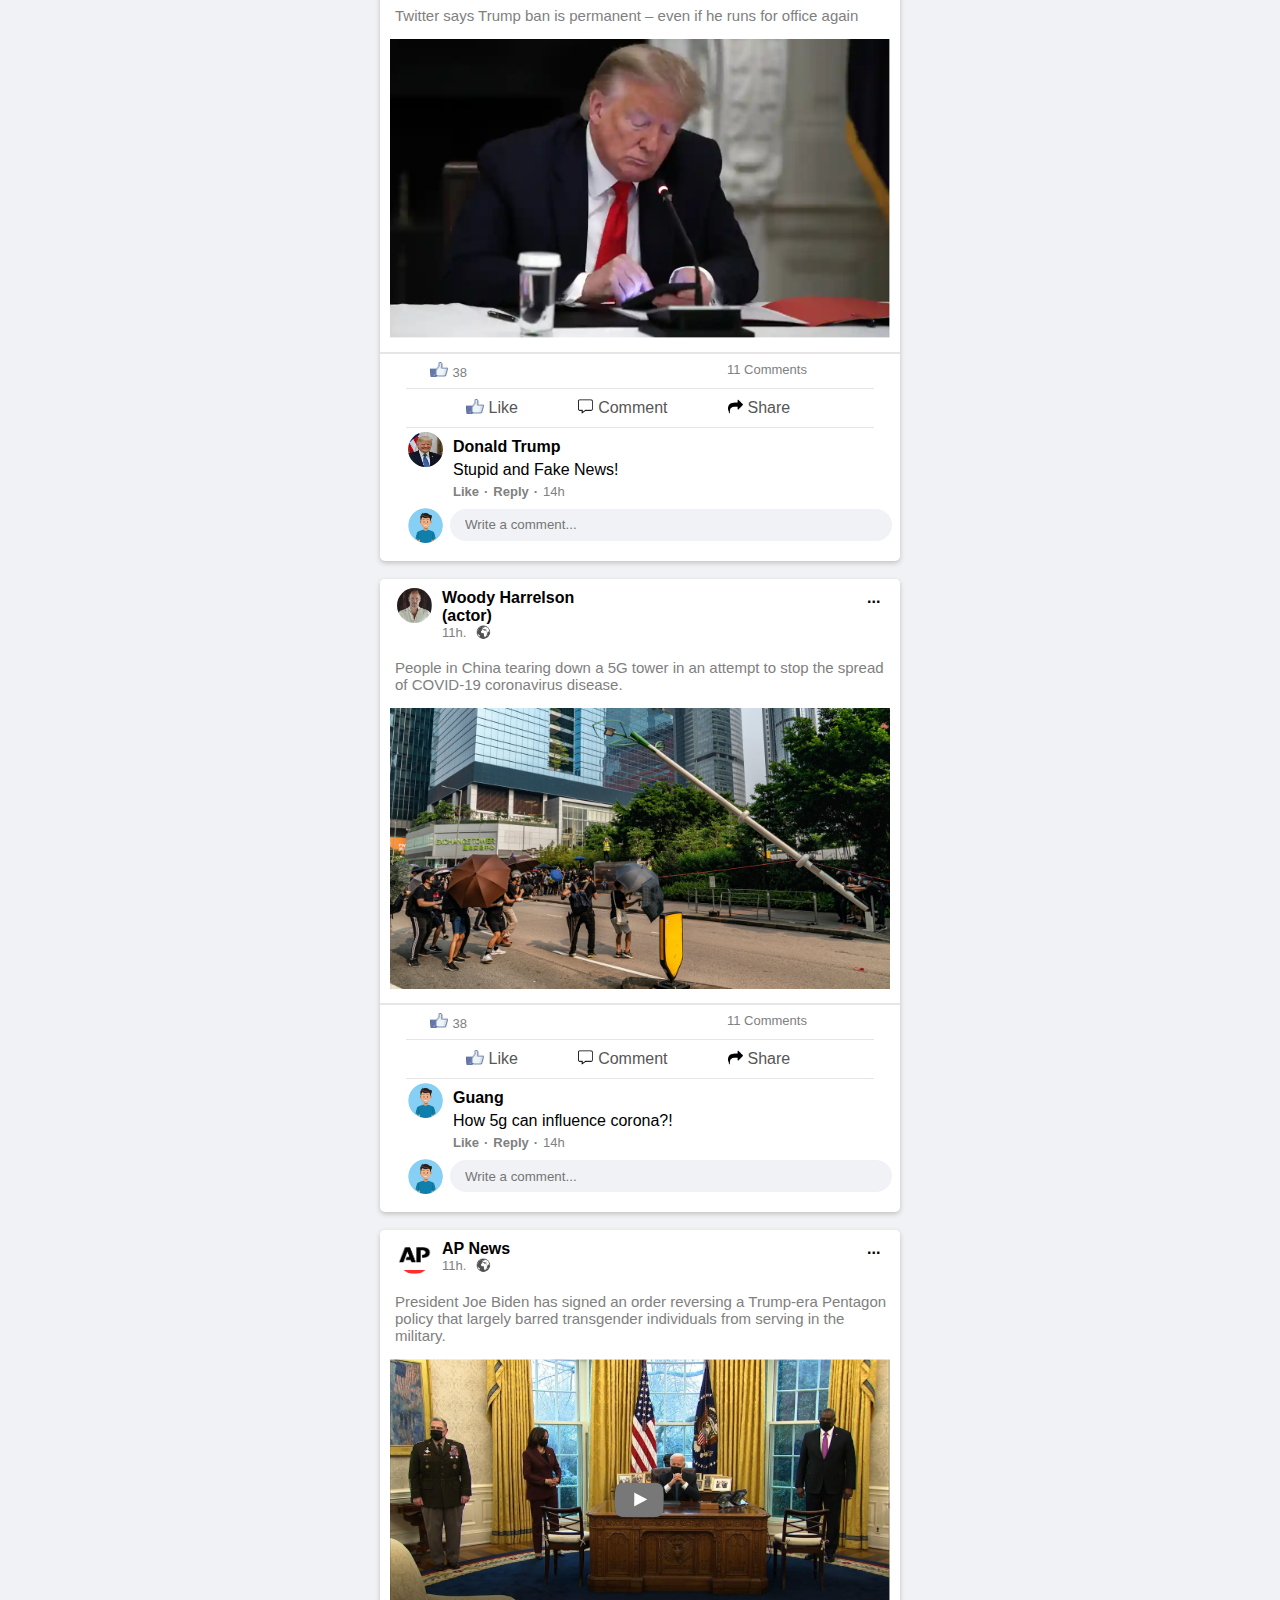
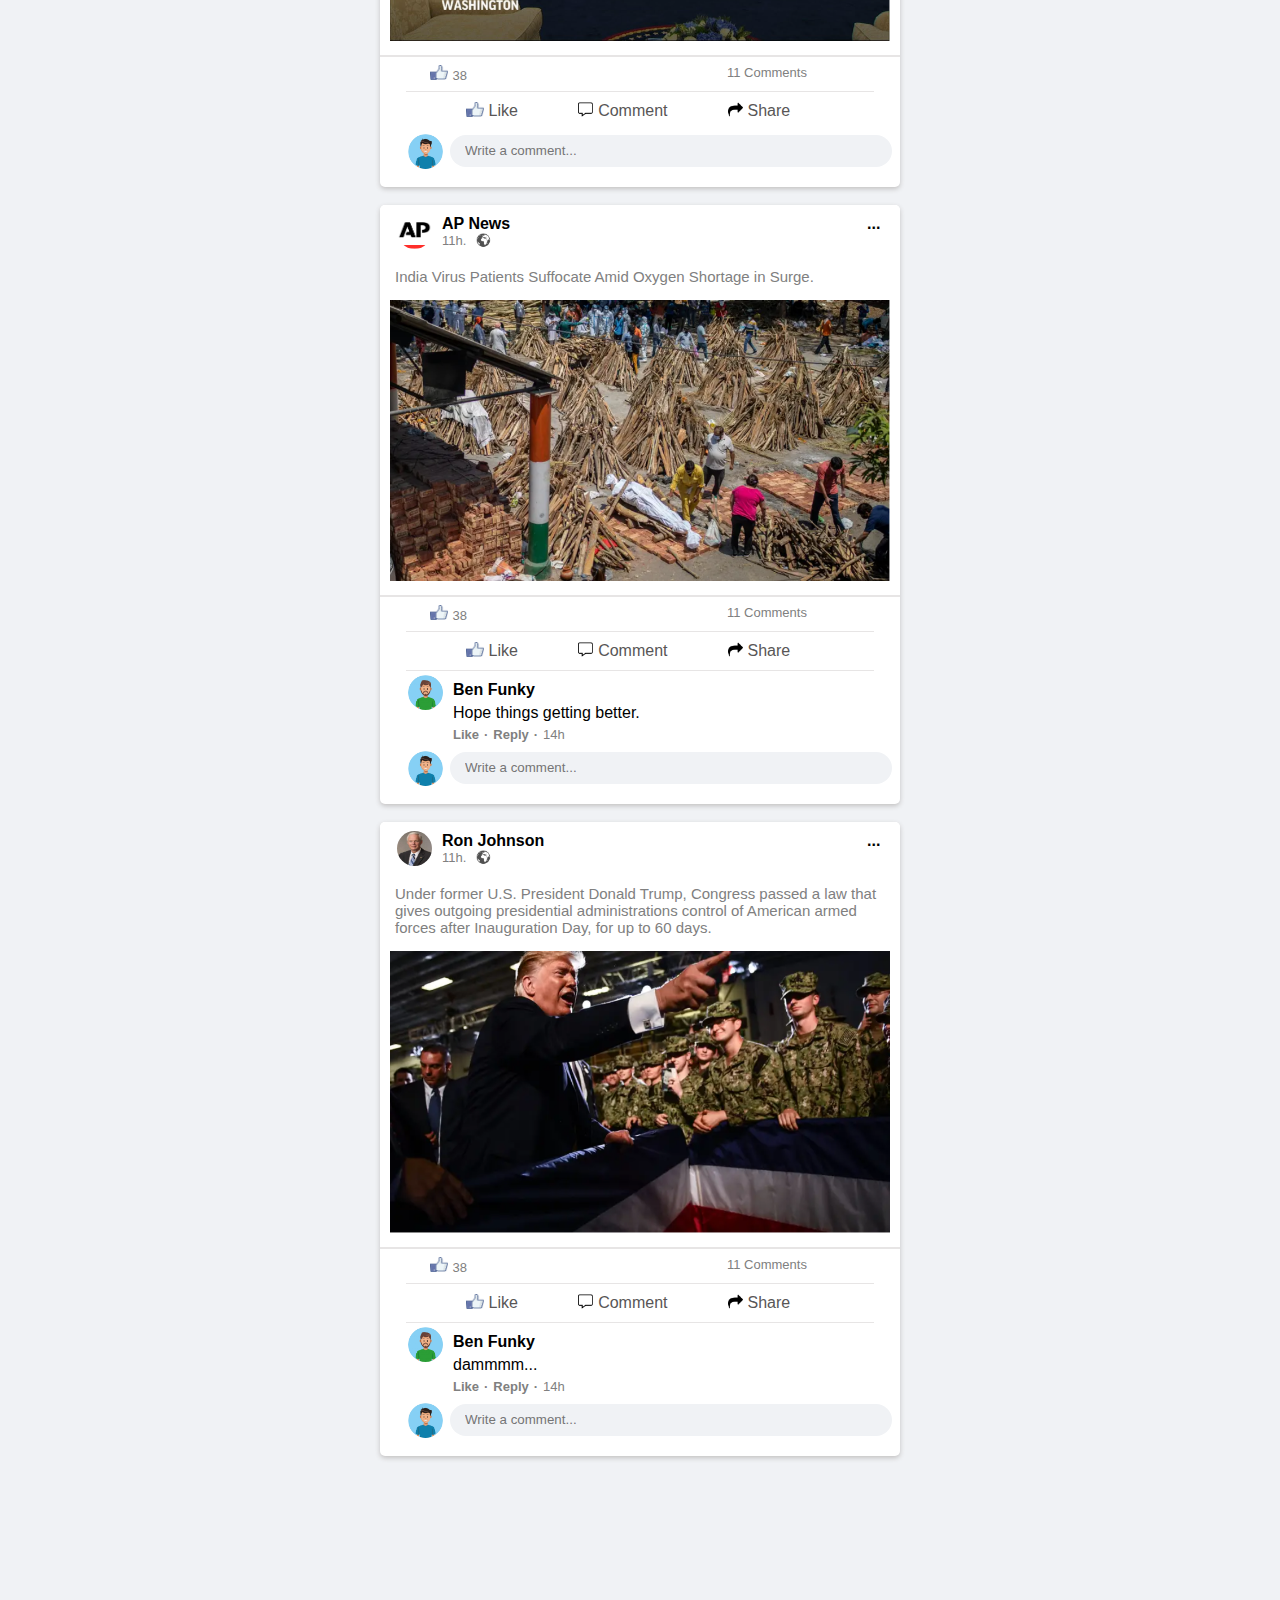
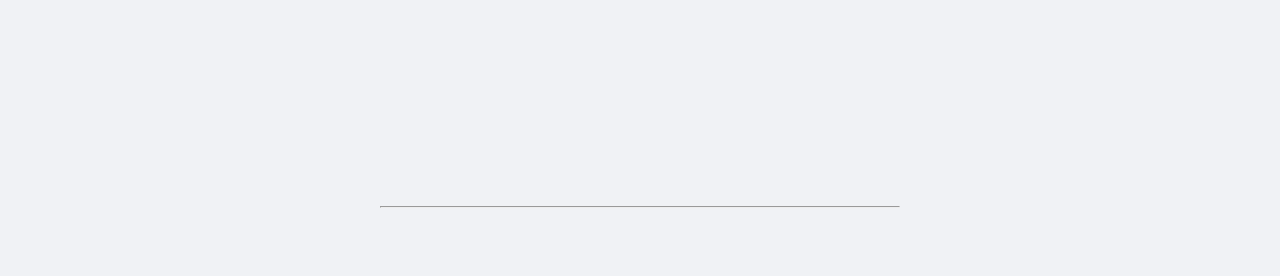
<file: test3.html>
<!DOCTYPE html>
<html>
    <head>
        <meta charset="utf-8">
        <link rel="stylesheet" href="page.css" />
        <meta name="viewport" content="width=device-width, initial-scale=1.0">
        <title>Facebook Simulation</title>
    </head>
    <body>
        <div class="header">
            <nav class="icon1">
                <div><img class="img1" src="images/logo.png" /></div>
                <div><input class="input1" type="text" onfocus="hideIcon(this);" placeholder="Search in your Facebook" /></div>  <!-- onfocus="hideIcon(this);": an event attribute to hide background image on focus -->
            </nav>

            <nav class="icon">
                <p class="p"><img class="mid" src="images/home.PNG" /></p>
                <p class="p"><img class="mid" src="images/friends.PNG" /></p>
                <p class="p"><img class="mid" src="images/watch.PNG" /></p>
                <p class="p"><img class="mid" src="images/market.PNG" /></p>
                <p class="p"><img class="mid" src="images/group.PNG" /></p>
            </nav>
            
            <nav class="black">
                <div class="black1"><a href="tracker.html"><img class="blacke" src="images/b-plus2-02.PNG" alt="clustered view"></a></div>
                <div class="black1"><img class="profile" src="images/1.jpg" /><span id="prof"> Guang</span></div>
                <div class="black1"><img class="blacke" src="images/b-plus.PNG" /></div>
                <div class="black1"><img class="blacke" src="images/b-messanger.PNG" /></div>
                <div class="black1"><img class="blacke" src="images/b-notification.PNG" /></div>
                <div class="black1"><img class="blacke" src="images/b-more.PNG" /></div>
            </nav>
        </div>

        <div class="header2">
            <nav class="icon3">
                <div><img class="img1" src="images/logo.png" /></div>
            </nav>

            <nav class="icon5">
                <p class="p1"><img  src="images/home.PNG" /></p>
                <p class="p1"><img  src="images/friends.PNG" /></p>
                <p class="p1"><img  src="images/watch.PNG" /></p>
                <p class="p1"><img  src="images/market.PNG" /></p>
                <p class="p1"><img  src="images/group.PNG" /></p>
            </nav>

            <nav class="black">
                <div class="black1"><a href="clustered view.html"><img class="blacke1" src="images/b-plus2-02.PNG" alt="clustered view"></a></div>
                <div class="black1"><img class="profile" src="images/1.jpg" /><span id="prof"> Guang</span></div>
                <div class="black2"><img class="blacke" src="images/b-plus.PNG" /></div>
                <div class="black2"><img class="blacke" src="images/b-messanger.PNG" /></div>
                <div class="black2"><img class="blacke" id="blacken" src="images/b-notification.PNG" /></div>
                <div class="black2"><img class="blacke" src="images/b-more.PNG" /></div>
            </nav>
        </div>

        <div class="left">
            <div class="div" id="div-id">
                <div class="div" id="covid"><img class="side" src="images/1.jpg" /><span id="side"> Guang</span></div>
                <div class="div" id="covid"><img class="side" src="images/COVID-19_information_center.jpg" /><span id="side"> COVID-19 Information Center</span></div>
                <div class="div" id="covid"><img class="side" src="images/messenger.jpg" /><span id="side"> Messenger</span></div>
                <div class="div" id="covid"><img class="side" src="images/fundraisers.jpg" /><span id="side"> Fundraisers</span></div>
                <div class="div" id="covid"><img class="side" src="images/group.PNG" /><span id="side"> Groups</span></div>
                <div class="div" id="covid"><img class="side" src="images/watch.PNG" /><span id="side"> Videos</span></div>
                <div class="div" id="covid"><img class="side" src="images/pages.jpg" /><span id="side"> Pages</span></div>
                <div class="div" id="covid"><img class="side" src="images/events.jpg" /><span id="side"> Events</span></div>
                <div class="div" id="covid"><img class="side" src="images/friend-lists.jpg" /><span id="side"> Friend Lists</span></div>
                <div class="div" id="covid"><img class="side" src="images/saved.jpg" /><span id="side"> Saved</span></div>
                <div class="see-more">See More ></div>
            </div> <hr>

            <aside class="navigate">
                <nav class="nav">
                    <p> Privacy</p>
                    <p> · Terms</p>
                    <p> · Advertising</p>
                    <p> · Ad Choice</p>
                </nav>

                <nav class="nav">
                    <p>Cookies</p>
                    <p>· More </p>
                    <p>· Guangyu Chen © 2021 ·</p>
                </nav>
            </aside>
        </div>





        <main class="main">
            <article id="main">

                <article class="article1">
                    <div class="row2" id="row2">
                        <div class="row2"><img class="profile" src="images/1.jpg" /></div>
                        <div><input class="input2" type="textarea" placeholder="What's on your mind, Guang?" /></div>
                    </div>
            
                    <div class="up">
                        <p class="up1"><img id="up" src="images/live-video.jpg" />Live Video</p>
                        <p class="up1"><img id="up" src="images/Photo.png" />Photo/Video</p>
                        <p class="up1"><img id="up" src="images/Smiley.jpg" />Feeling/Activity</p>
                    </div>
                </article>

                <!-- feed 1 -->
                <article class="article2">
                    <div class="post">
                        <img class="profile" src="images/eveningstandard.jpg" />
                        
                        <aside id="aside0">
                            <div class="sourcename">Evening Standard News</div>
                            <div class="notification">
                                <div class="hour">17h.</div>
                                <div><img id="notify" src="images/notification.jpg" /></div>
                            </div>
                        </aside>
                        <!-- blank space in between the post -->
                        <div class="updated">                        </div>
                        <p class="ellipse">...</p>
                    </div>  

                    <p class="posttext">Dolphins and swans appear in Venice canals a week after city locks down to prevent Coronavirus spread.</p>
    
                    <img src="images/post1.png" class="postpicture"/>
                    <div class="result">
                        <div class="border1">
                            <div class="well">
                                <div><img id="like1" src="images/like.jpg" /><span class="num1">38</span></div>
                                <div class="num2">11 Comments</div>
                            </div>
                        </div>
                    </div>
    
                    <div class="action">
                        <div class="border">
                        <div class="like" onclick="className='click like';" ondblclick="className='dblclick like';"><img id="like" src="images/like.jpg" /><span id="span"> Like</span></div>  <!-- onclick="className='click like';": event attribute to give characteristics when clicked -->
                        <div class="comment"><img id="comment" src="images/comment.jpg" /><span id="span"> Comment</span></div>
                        <div class="share"><img id="share" src="images/share.jpg" /><span id="span"> Share</span></div>
                        </div>
                    </div>
    
                    <div class="replies">
                        <div><img class="profile" src="images/2.jpg" /></div>
                            <aside class="aside2">
                                <div class="donald1">Tim Happiness</div>
                                <div class="updated1">Looking great.</div>
                                <div class="react">
                                    <div class="dot" onclick="className='click dot';" ondblclick="className='dblclick1 dot';">Like</div>
                                    <div class="dot0">·</div>
                                    <div class="dot">Reply </div>
                                    <div class="dot0">·</div>
                                    <div class="dot1">16h</div>
                                </div>
                            </aside>
                    </div>
                    
                    <div id="row3">
                        <div class="row3">
                            <div class="row3"><img class="profile" src="images/1.jpg" /></div>
                            <div><input class="input4" type="textarea" placeholder="Write a comment..." /></div>
                        </div>
                    </div>
    
                </article> <br>
    
                <!-- feed 2 -->
                <article class="article2">
                    <div class="post">
                        <div><img class="profile" src="images/APnews.png" /></div>
    
                        <aside id="aside0">
                            <div class="sourcename">APnews</div>
                            <div class="notification">
                                <div class="hour">15h.</div>
                                <div><img id="notify" src="images/notification.jpg" /></div>
                            </div>
                        </aside>
                        
                        <div class="updated">                </div>
                        <p class="ellipse">...</p>
                    </div>  
                    <p class="posttext">President Donald Trump worked to take back an apparent acknowledgement that Joe Biden won the White House and was making clear he would keep trying to overturn the election result.</p>
                    <div class="pix"><img src="images/trumplose.jpeg" class="postpicture"/></div>
                    <div class="result">
                        <div class="border1">
                            <div class="well">
                                <div><img id="like1" src="images/like.jpg" /><span class="num1">38</span></div>
                                <div class="num2">11 Comments</div>
                            </div>
                        </div>
                    </div>
    
                    <div class="action">
                        <div class="border">
                        <div class="like" onclick="className='click like';" ondblclick="className='dblclick like';"><img id="like" src="images/like.jpg" /><span id="span"> Like</span></div>
                        <div class="comment"><img id="comment" src="images/comment.jpg" /><span id="span"> Comment</span></div>
                        <div class="share"><img id="share" src="images/share.jpg" /><span id="span"> Share</span></div>
                        </div>
                    </div>
    
                    <div class="replies">
                        <div><img class="profile" src="images/trump1.jpg" /></div>
    
                            <aside class="aside2">
                                <div class="donald1">Donald Trump</div>
                                <div class="updated1">Vote Rigged, Not Conceding.</div>
                                <div class="react">
                                    <div class="dot" onclick="className='click dot';" ondblclick="className='dblclick1 dot';">Like</div>
                                    <div class="dot0">·</div>
                                    <div class="dot">Reply </div>
                                    <div class="dot0">·</div>
                                    <div class="dot1">14h</div>
                                </div>
                            </aside>
                    </div>
                    
                    <div id="row3">
                        <div class="row3">
                            <div class="row3"><img class="profile" src="images/1.jpg" /></div>
                            <div><input class="input4" type="textarea" placeholder="Write a comment..." /></div>
                        </div>
                    </div>

                </article> <br>
    
                <!-- feed 3 -->
                <article class="article2">
                    <div class="post">
                        <div><img class="profile" src="images/2.jpg" /></div>
    
                        <aside id="aside0">
                            <div class="sourcename">Paul Frank (friend)</div>
                            <div class="notification">
                                <div class="hour">12h.</div>
                                <div><img id="notify" src="images/notification.jpg" /></div>
                            </div>
                        </aside>
    
                        <div class="updated">            </div>
                        <p class="ellipse">...</p>
                    </div>  
                    <p class="posttext">Dutch restaurants solved the problem of dining out during the COVID-19 coronavirus disease pandemic by installing personal greenhouse booths.</p>
                    <div class="pix"><img src="images/dutch_restaurant.jpg" class="postpicture"/></div>
                    <div class="result">
                        <div class="border1">
                            <div class="well">
                                <div><img id="like1" src="images/like.jpg" /><span class="num1">38</span></div>
                                <div class="num2">11 Comments</div>
                            </div>
                        </div>
                    </div>
    
                    <div class="action">
                        <div class="border">
                        <div class="like" onclick="className='click like';" ondblclick="className='dblclick like';"><img id="like" src="images/like.jpg" /><span id="span"> Like</span></div>
                        <div class="comment"><img id="comment" src="images/comment.jpg" /><span id="span"> Comment</span></div>
                        <div class="share"><img id="share" src="images/share.jpg" /><span id="span"> Share</span></div>
                        </div>
                    </div>
    
                    <div class="replies">
                        <div><img class="profile" src="images/1.jpg" /></div>
    
                            <aside class="aside2">
                                <div class="donald1">Guang</div>
                                <div class="updated1">Looks cool! 😎</div>
                                <div class="react">
                                    <div class="dot" onclick="className='click dot';" ondblclick="className='dblclick1 dot';">Like</div>
                                    <div class="dot0">·</div>
                                    <div class="dot">Reply </div>
                                    <div class="dot0">·</div>
                                    <div class="dot1">12h</div>
                                </div>
                            </aside>
                    </div>
    
                    <div id="row3">
                        <div class="row3">
                            <div class="row3"><img class="profile" src="images/1.jpg" /></div>
                            <div><input class="input4" type="textarea" placeholder="Write a comment..." /></div>
                        </div>
                    </div>
 
                </article> <br>
                
                <!-- feed 4 -->
                <article class="article2">
                    <div class="post">
                        <div><img class="profile" src="images/definitionorg.png" /></div>
    
                        <aside id="aside0">
                            <div class="sourcename">Definition.org</div>
                            <div class="notification">
                                <div class="hour">11h.</div>
                                <div><img id="notify" src="images/notification.jpg" /></div>
                            </div>
                        </aside>
                        
                        <div class="updated">                </div>
                        <p class="ellipse">...</p>
                    </div>  
                    <p class="posttext">The abandoned Bennett School for Girls was also once a "mega-mansion for the rich and famous."</p>
                    <div class="pix"><img src="images/mansion.PNG" class="postpicture"/></div>
                    <div class="result">
                        <div class="border1">
                            <div class="well">
                                <div><img id="like1" src="images/like.jpg" /><span class="num1">38</span></div>
                                <div class="num2">11 Comments</div>
                            </div>
                        </div>
                    </div>
    
                    <div class="action">
                        <div class="border">
                        <div class="like" onclick="className='click like';" ondblclick="className='dblclick like';"><img id="like" src="images/like.jpg" /><span id="span"> Like</span></div>
                        <div class="comment"><img id="comment" src="images/comment.jpg" /><span id="span"> Comment</span></div>
                        <div class="share"><img id="share" src="images/share.jpg" /><span id="span"> Share</span></div>
                        </div>
                    </div>
    
                    <div class="replies">
                        <div><img class="profile" src="images/3.jpg" /></div>
    
                            <aside class="aside2">
                                <div class="donald1">Ben Funky</div>
                                <div class="updated1">Pity for such place.</div>
                                <div class="react">
                                    <div class="dot" onclick="className='click dot';" ondblclick="className='dblclick1 dot';">Like</div>
                                    <div class="dot0">·</div>
                                    <div class="dot">Reply </div>
                                    <div class="dot0">·</div>
                                    <div class="dot1">14h</div>
                                </div>
                            </aside>
                    </div>
                    
                    <div id="row3">
                        <div class="row3">
                            <div class="row3"><img class="profile" src="images/1.jpg" /></div>
                            <div><input class="input4" type="textarea" placeholder="Write a comment..." /></div>
                        </div>
                    </div>

                </article> <br>

                <!-- feed 5 -->
                <article class="article2">
                    <div class="post">
                        <div><img class="profile" src="images/guardian.png" /></div>
    
                        <aside id="aside0">
                            <div class="sourcename">The Guardian</div>
                            <div class="notification">
                                <div class="hour">11h.</div>
                                <div><img id="notify" src="images/notification.jpg" /></div>
                            </div>
                        </aside>
                        
                        <div class="updated">                </div>
                        <p class="ellipse">...</p>
                    </div>  
                    <p class="posttext">Fox News host Tucker Carlson claims making children wear masks is ‘abuse’.</p>
                    <div class="pix"><img src="images/TuckerCarlson.PNG" class="postpicture"/></div>
                    <div class="result">
                        <div class="border1">
                            <div class="well">
                                <div><img id="like1" src="images/like.jpg" /><span class="num1">38</span></div>
                                <div class="num2">11 Comments</div>
                            </div>
                        </div>
                    </div>
    
                    <div class="action">
                        <div class="border">
                        <div class="like" onclick="className='click like';" ondblclick="className='dblclick like';"><img id="like" src="images/like.jpg" /><span id="span"> Like</span></div>
                        <div class="comment"><img id="comment" src="images/comment.jpg" /><span id="span"> Comment</span></div>
                        <div class="share"><img id="share" src="images/share.jpg" /><span id="span"> Share</span></div>
                        </div>
                    </div>
    
                    <div class="replies">
                        <div><img class="profile" src="images/3.jpg" /></div>
    
                            <aside class="aside2">
                                <div class="donald1">Ben Funky</div>
                                <div class="updated1">Seems make sense...</div>
                                <div class="react">
                                    <div class="dot" onclick="className='click dot';" ondblclick="className='dblclick1 dot';">Like</div>
                                    <div class="dot0">·</div>
                                    <div class="dot">Reply </div>
                                    <div class="dot0">·</div>
                                    <div class="dot1">14h</div>
                                </div>
                            </aside>
                    </div>
                    
                    <div id="row3">
                        <div class="row3">
                            <div class="row3"><img class="profile" src="images/1.jpg" /></div>
                            <div><input class="input4" type="textarea" placeholder="Write a comment..." /></div>
                        </div>
                    </div>

                </article> <br>

                <!-- feed 6 -->
                <article class="article2">
                    <div class="post">
                        <div><img class="profile" src="images/turningpointusa.jfif" /></div>
    
                        <aside id="aside0">
                            <div class="sourcename">Turning Point USA</div>
                            <div class="notification">
                                <div class="hour">11h.</div>
                                <div><img id="notify" src="images/notification.jpg" /></div>
                            </div>
                        </aside>
                        
                        <div class="updated">                </div>
                        <p class="ellipse">...</p>
                    </div>  
                    <p class="posttext">Biden Admin Consider Restarting Border Wall Construction to 'plug gaps'.</p>
                    <div class="pix"><img src="images/wall.PNG" class="postpicture"/></div>
                    <div class="result">
                        <div class="border1">
                            <div class="well">
                                <div><img id="like1" src="images/like.jpg" /><span class="num1">38</span></div>
                                <div class="num2">11 Comments</div>
                            </div>
                        </div>
                    </div>
    
                    <div class="action">
                        <div class="border">
                        <div class="like" onclick="className='click like';" ondblclick="className='dblclick like';"><img id="like" src="images/like.jpg" /><span id="span"> Like</span></div>
                        <div class="comment"><img id="comment" src="images/comment.jpg" /><span id="span"> Comment</span></div>
                        <div class="share"><img id="share" src="images/share.jpg" /><span id="span"> Share</span></div>
                        </div>
                    </div>
    
                    <div class="replies">
                        <div><img class="profile" src="images/2.jpg" /></div>
    
                            <aside class="aside2">
                                <div class="donald1">Paul Frank</div>
                                <div class="updated1">Consider restarting border wall?!!?</div>
                                <div class="react">
                                    <div class="dot" onclick="className='click dot';" ondblclick="className='dblclick1 dot';">Like</div>
                                    <div class="dot0">·</div>
                                    <div class="dot">Reply </div>
                                    <div class="dot0">·</div>
                                    <div class="dot1">14h</div>
                                </div>
                            </aside>
                    </div>
                    
                    <div id="row3">
                        <div class="row3">
                            <div class="row3"><img class="profile" src="images/1.jpg" /></div>
                            <div><input class="input4" type="textarea" placeholder="Write a comment..." /></div>
                        </div>
                    </div>

                </article> <br>

                <!-- feed 7 -->
                <article class="article2">
                    <div class="post">
                        <div><img class="profile" src="images/7news.jpeg" /></div>
    
                        <aside id="aside0">
                            <div class="sourcename">7News</div>
                            <div class="notification">
                                <div class="hour">11h.</div>
                                <div><img id="notify" src="images/notification.jpg" /></div>
                            </div>
                        </aside>
                        
                        <div class="updated">                </div>
                        <p class="ellipse">...</p>
                    </div>  
                    <p class="posttext">German health expert claims drinking alcohol can protect against coronavirus.

                    </p>
                    <div class="pix"><img src="images/alchole.PNG" class="postpicture"/></div>
                    <div class="result">
                        <div class="border1">
                            <div class="well">
                                <div><img id="like1" src="images/like.jpg" /><span class="num1">38</span></div>
                                <div class="num2">11 Comments</div>
                            </div>
                        </div>
                    </div>
    
                    <div class="action">
                        <div class="border">
                        <div class="like" onclick="className='click like';" ondblclick="className='dblclick like';"><img id="like" src="images/like.jpg" /><span id="span"> Like</span></div>
                        <div class="comment"><img id="comment" src="images/comment.jpg" /><span id="span"> Comment</span></div>
                        <div class="share"><img id="share" src="images/share.jpg" /><span id="span"> Share</span></div>
                        </div>
                    </div>
    
                    <div class="replies">
                        <div><img class="profile" src="images/1.jpg" /></div>
    
                            <aside class="aside2">
                                <div class="donald1">Guang</div>
                                <div class="updated1">? good for alcohol addicts..</div>
                                <div class="react">
                                    <div class="dot" onclick="className='click dot';" ondblclick="className='dblclick1 dot';">Like</div>
                                    <div class="dot0">·</div>
                                    <div class="dot">Reply </div>
                                    <div class="dot0">·</div>
                                    <div class="dot1">14h</div>
                                </div>
                            </aside>
                    </div>
                    
                    <div id="row3">
                        <div class="row3">
                            <div class="row3"><img class="profile" src="images/1.jpg" /></div>
                            <div><input class="input4" type="textarea" placeholder="Write a comment..." /></div>
                        </div>
                    </div>

                </article> <br>

                <!-- feed 8 -->
                <article class="article2">
                    <div class="post">
                        <div><img class="profile" src="images/guardian.png" /></div>
    
                        <aside id="aside0">
                            <div class="sourcename">The Guardian</div>
                            <div class="notification">
                                <div class="hour">11h.</div>
                                <div><img id="notify" src="images/notification.jpg" /></div>
                            </div>
                        </aside>
                        
                        <div class="updated">                </div>
                        <p class="ellipse">...</p>
                    </div>  
                    <p class="posttext">Twitter says Trump ban is permanent – even if he runs for office again</p>
                    <div class="pix"><img src="images/trumpban.PNG" class="postpicture"/></div>
                    <div class="result">
                        <div class="border1">
                            <div class="well">
                                <div><img id="like1" src="images/like.jpg" /><span class="num1">38</span></div>
                                <div class="num2">11 Comments</div>
                            </div>
                        </div>
                    </div>
    
                    <div class="action">
                        <div class="border">
                        <div class="like" onclick="className='click like';" ondblclick="className='dblclick like';"><img id="like" src="images/like.jpg" /><span id="span"> Like</span></div>
                        <div class="comment"><img id="comment" src="images/comment.jpg" /><span id="span"> Comment</span></div>
                        <div class="share"><img id="share" src="images/share.jpg" /><span id="span"> Share</span></div>
                        </div>
                    </div>
    
                    <div class="replies">
                        <div><img class="profile" src="images/trump1.jpg" /></div>
    
                            <aside class="aside2">
                                <div class="donald1">Donald Trump</div>
                                <div class="updated1">Stupid and Fake News!</div>
                                <div class="react">
                                    <div class="dot" onclick="className='click dot';" ondblclick="className='dblclick1 dot';">Like</div>
                                    <div class="dot0">·</div>
                                    <div class="dot">Reply </div>
                                    <div class="dot0">·</div>
                                    <div class="dot1">14h</div>
                                </div>
                            </aside>
                    </div>
                    
                    <div id="row3">
                        <div class="row3">
                            <div class="row3"><img class="profile" src="images/1.jpg" /></div>
                            <div><input class="input4" type="textarea" placeholder="Write a comment..." /></div>
                        </div>
                    </div>

                </article> <br>

                <!-- feed 9 -->
                <article class="article2">
                    <div class="post">
                        <div><img class="profile" src="images/WoodyHarrelson.jpg" /></div>
    
                        <aside id="aside0">
                            <div class="sourcename">Woody Harrelson (actor)</div>
                            <div class="notification">
                                <div class="hour">11h.</div>
                                <div><img id="notify" src="images/notification.jpg" /></div>
                            </div>
                        </aside>
                        
                        <div class="updated">   </div>
                        <p class="ellipse">...</p>
                    </div>  
                    <p class="posttext">People in China tearing down a 5G tower in an attempt to stop the spread of COVID-19 coronavirus disease.</p>
                    <div class="pix"><img src="images/5g.jpg" class="postpicture"/></div>
                    <div class="result">
                        <div class="border1">
                            <div class="well">
                                <div><img id="like1" src="images/like.jpg" /><span class="num1">38</span></div>
                                <div class="num2">11 Comments</div>
                            </div>
                        </div>
                    </div>
    
                    <div class="action">
                        <div class="border">
                        <div class="like" onclick="className='click like';" ondblclick="className='dblclick like';"><img id="like" src="images/like.jpg" /><span id="span"> Like</span></div>
                        <div class="comment"><img id="comment" src="images/comment.jpg" /><span id="span"> Comment</span></div>
                        <div class="share"><img id="share" src="images/share.jpg" /><span id="span"> Share</span></div>
                        </div>
                    </div>
    
                    <div class="replies">
                        <div><img class="profile" src="images/1.jpg" /></div>
    
                            <aside class="aside2">
                                <div class="donald1">Guang</div>
                                <div class="updated1">How 5g can influence corona?!</div>
                                <div class="react">
                                    <div class="dot" onclick="className='click dot';" ondblclick="className='dblclick1 dot';">Like</div>
                                    <div class="dot0">·</div>
                                    <div class="dot">Reply </div>
                                    <div class="dot0">·</div>
                                    <div class="dot1">14h</div>
                                </div>
                            </aside>
                    </div>
                    
                    <div id="row3">
                        <div class="row3">
                            <div class="row3"><img class="profile" src="images/1.jpg" /></div>
                            <div><input class="input4" type="textarea" placeholder="Write a comment..." /></div>
                        </div>
                    </div>

                </article> <br>

                <!-- feed 10 -->
                <article class="article2">
                    <div class="post">
                        <div><img class="profile" src="images/APnews.png" /></div>
    
                        <aside id="aside0">
                            <div class="sourcename">AP News</div>
                            <div class="notification">
                                <div class="hour">11h.</div>
                                <div><img id="notify" src="images/notification.jpg" /></div>
                            </div>
                        </aside>
                        
                        <div class="updated">                </div>
                        <p class="ellipse">...</p>
                    </div>  
                    <p class="posttext">President Joe Biden has signed an order reversing a Trump-era Pentagon policy that largely barred transgender individuals from serving in the military.</p>
                    <div class="pix"><img src="images/transgender.PNG" class="postpicture"/></div>
                    <div class="result">
                        <div class="border1">
                            <div class="well">
                                <div><img id="like1" src="images/like.jpg" /><span class="num1">38</span></div>
                                <div class="num2">11 Comments</div>
                            </div>
                        </div>
                    </div>
    
                    <div class="action">
                        <div class="border">
                        <div class="like" onclick="className='click like';" ondblclick="className='dblclick like';"><img id="like" src="images/like.jpg" /><span id="span"> Like</span></div>
                        <div class="comment"><img id="comment" src="images/comment.jpg" /><span id="span"> Comment</span></div>
                        <div class="share"><img id="share" src="images/share.jpg" /><span id="span"> Share</span></div>
                        </div>
                    </div>
                    
                    <div id="row3">
                        <div class="row3">
                            <div class="row3"><img class="profile" src="images/1.jpg" /></div>
                            <div><input class="input4" type="textarea" placeholder="Write a comment..." /></div>
                        </div>
                    </div>

                </article> <br>

                <!-- feed 11 -->
                <article class="article2">
                    <div class="post">
                        <div><img class="profile" src="images/APnews.png" /></div>
    
                        <aside id="aside0">
                            <div class="sourcename">AP News</div>
                            <div class="notification">
                                <div class="hour">11h.</div>
                                <div><img id="notify" src="images/notification.jpg" /></div>
                            </div>
                        </aside>
                        
                        <div class="updated">                </div>
                        <p class="ellipse">...</p>
                    </div>  
                    <p class="posttext">India Virus Patients Suffocate Amid Oxygen Shortage in Surge.</p>
                    <div class="pix"><img src="images/india.PNG" class="postpicture"/></div>
                    <div class="result">
                        <div class="border1">
                            <div class="well">
                                <div><img id="like1" src="images/like.jpg" /><span class="num1">38</span></div>
                                <div class="num2">11 Comments</div>
                            </div>
                        </div>
                    </div>
    
                    <div class="action">
                        <div class="border">
                        <div class="like" onclick="className='click like';" ondblclick="className='dblclick like';"><img id="like" src="images/like.jpg" /><span id="span"> Like</span></div>
                        <div class="comment"><img id="comment" src="images/comment.jpg" /><span id="span"> Comment</span></div>
                        <div class="share"><img id="share" src="images/share.jpg" /><span id="span"> Share</span></div>
                        </div>
                    </div>
    
                    <div class="replies">
                        <div><img class="profile" src="images/3.jpg" /></div>
    
                            <aside class="aside2">
                                <div class="donald1">Ben Funky</div>
                                <div class="updated1">Hope things getting better.</div>
                                <div class="react">
                                    <div class="dot" onclick="className='click dot';" ondblclick="className='dblclick1 dot';">Like</div>
                                    <div class="dot0">·</div>
                                    <div class="dot">Reply </div>
                                    <div class="dot0">·</div>
                                    <div class="dot1">14h</div>
                                </div>
                            </aside>
                    </div>
                    
                    <div id="row3">
                        <div class="row3">
                            <div class="row3"><img class="profile" src="images/1.jpg" /></div>
                            <div><input class="input4" type="textarea" placeholder="Write a comment..." /></div>
                        </div>
                    </div>

                </article> <br>

                <!-- feed 12 -->
                <article class="article2">
                    <div class="post">
                        <div><img class="profile" src="images/ron.jfif" /></div>
    
                        <aside id="aside0">
                            <div class="sourcename">Ron Johnson</div>
                            <div class="notification">
                                <div class="hour">11h.</div>
                                <div><img id="notify" src="images/notification.jpg" /></div>
                            </div>
                        </aside>
                        
                        <div class="updated">                </div>
                        <p class="ellipse">...</p>
                    </div>  
                    <p class="posttext">Under former U.S. President Donald Trump, Congress passed a law that gives outgoing presidential administrations control of American armed forces after Inauguration Day, for up to 60 days.</p>
                    <div class="pix"><img src="images/military.PNG" class="postpicture"/></div>
                    <div class="result">
                        <div class="border1">
                            <div class="well">
                                <div><img id="like1" src="images/like.jpg" /><span class="num1">38</span></div>
                                <div class="num2">11 Comments</div>
                            </div>
                        </div>
                    </div>
    
                    <div class="action">
                        <div class="border">
                        <div class="like" onclick="className='click like';" ondblclick="className='dblclick like';"><img id="like" src="images/like.jpg" /><span id="span"> Like</span></div>
                        <div class="comment"><img id="comment" src="images/comment.jpg" /><span id="span"> Comment</span></div>
                        <div class="share"><img id="share" src="images/share.jpg" /><span id="span"> Share</span></div>
                        </div>
                    </div>
    
                    <div class="replies">
                        <div><img class="profile" src="images/3.jpg" /></div>
    
                            <aside class="aside2">
                                <div class="donald1">Ben Funky</div>
                                <div class="updated1">dammmm...</div>
                                <div class="react">
                                    <div class="dot" onclick="className='click dot';" ondblclick="className='dblclick1 dot';">Like</div>
                                    <div class="dot0">·</div>
                                    <div class="dot">Reply </div>
                                    <div class="dot0">·</div>
                                    <div class="dot1">14h</div>
                                </div>
                            </aside>
                    </div>
                    
                    <div id="row3">
                        <div class="row3">
                            <div class="row3"><img class="profile" src="images/1.jpg" /></div>
                            <div><input class="input4" type="textarea" placeholder="Write a comment..." /></div>
                        </div>
                    </div>

                </article> <br>
    
                
                <br><br><br><br><br><br><br><br><br><br><br><br><br><br><br><br><br><br><hr>
                
                <nav class="nav1">
                    <p> Privacy</p>
                    <p> · Terms</p>
                    <p> · Advertising</p>
                    <p> · Ad Choice</p>
                </nav>
    
                <nav class="nav1">
                    <p>Cookies</p>
                    <p>· More </p>
                    <p>· Guangyu Chen © 2021 ·</p>
                </nav>
    
            </article>
        </main>

        <div class="right">
            <div class="rite" id="rite">
                <div class="wright" id="wright"><img class="side" src="images/2.jpg" /><span id="side"> Tim Happiness</span></div>
                <div class="wright" id="wright"><img class="side" src="images/3.jpg" /><span id="side"> Faith Blessing</span></div>
                <div class="wright" id="wright"><img class="side" src="images/4.jpg" /><span id="side"> John Sadness</span></div>
                <div class="wright" id="wright"><img class="side" src="images/5.jpg" /><span id="side"> Wood Loneyness</span></div>
                <div class="wright" id="wright"><img class="side" src="images/2.jpg" /><span id="side"> Happiness Stephen</span></div>
                <div class="wright" id="wright"><img class="side" src="images/3.jpg" /><span id="side"> Monkey Dolphen</span></div>
                <div class="wright" id="wright"><img class="side" src="images/4.jpg" /><span id="side"> Kevin Faithfulness </span></div>
                <div class="wright" id="wright"><img class="side" src="images/5.jpg" /><span id="side"> Sunny Exciting</span></div>
                <div class="wright" id="wright"><img class="side" src="images/2.jpg" /><span id="side"> Paul Frank</span></div>
                <div class="wright" id="wright"><img class="side" src="images/3.jpg" /><span id="side"> Ben Funky</span></div> <br><br><br><br><br>
            </div>
        </div>

        <div class="alert">
            <span class="closebtn" onclick="this.parentElement.style.display='none';">&times;</span> 
            <p class="alerttext">Last week, you consumed 8 feeds that turned out to be inaccurate until today. Click<br>here to have a look!<br><br></p>
        </div>
        
        <div class="dropup">
            <button class="dropbtn"><img id="white" src="images/white_plus.png" /></button>
            <div class="dropup-content">
              <a href="index.html">Test 1</a>
              <a href="test2.html">Test 2</a>
              <a href="test3.html">Test 3</a>
            </div>
        </div>

    </body>
</html>
</file>
<file: page.css>
body {
    background-color: rgb(240, 242, 245);
    display: flex;
    flex-flow: row wrap; 
    justify-content: left;
}

img {
    width: auto;
    height: 30px;
    margin-left: 10px;
}

.header {
    float: left;
    position: fixed;
    width: 100%;
    height: 50px;
    background: white;
    top: 0px;
    left: 0px;
    z-index: 2;
    font-family: verdana;
    display: flex;
    box-shadow: 0 1px 5px rgb(194, 193, 193);
}

@media screen and (max-width: 1180px) {  /* for screen size adaptation */
    .header {
        display: none;
}
}

.icon1 {
    float: left;
    position: fixed;
    width: 100%;
    height: 35px;
    background: white;
    top: 7px;
    left: 0px;
    font-family: verdana;
    display: flex;
    z-index: 3; /* specifying document layer */
}

.img1 {
    margin-top: 0px;
    height: 35px;
    cursor: pointer; /*for pointing at objects*/
}

.input1 {
    margin-top: 0px;
    margin-left: 5px;
    margin-right: 50px;
    padding-top: 0px;
    padding-bottom: 0px;
    padding-left: 15px;
    border: 0px;
    border-radius: 20px; /* to have curved radius */
    background-color: rgb(240, 242, 245);
    width: 245px;
    height: 35px;
    cursor: pointer; /*for pointing at objects*/
}


.icon {
    float: left;
    position: fixed;
    width: 100px;
    height: 35px;
    background: white;
    top: 0;
    left: 300px;
    font-family: verdana;
    display: flex;
    z-index: 3;
    margin-top: 0px;
}

.icon {
    left: 45.5%;
    width: 460px;
    margin-left: -230px;
}

.p {
    margin: 12px 45px;
    padding: 0px;
    cursor: pointer;
}

.mid {
    margin-left: 0px;
    width: 30px;
    height: 30px;
}

.mid:hover {  /* give characteristics when hovering over objects */
    padding-top: 2px;
}


.black {
    font-family: verdana;
    top: 7px;
    display: flex;
    position: fixed;
    right: 20px;
    z-index: 3;
}


.black1{
    display: flex;
    padding-top: 3px;
    margin-left: 5px;
    cursor: pointer;
}

.blacke1 {
    width: 33px;
    height: 33px;
}

.blacke {
    width: 30px;
    height: 30px;
}


.blacke:hover {
    padding-top: 2px;
}

@media screen and (max-width: 850px) {
    .black {
        display: none;
    }
}

.profile {
    margin-top: -1px;
    margin-left: 2px;
    border-radius: 100%;
    width: 35px;
    height: 35px;
    cursor: pointer;
}

#prof {
    padding-top: 5px;
    padding-left: 10px;
    padding-right: 10px;
    cursor: pointer;
}

.header2 {
    display: flex;
    float: left;
    position:fixed;
    width: 100%;
    height: 50px;
    background: white;
    top: 0px;
    left: 0px;
    font-family: verdana;
    z-index: 2;
    box-shadow: 0 1px 5px rgb(194, 193, 193);
}

@media screen and (min-width: 1180px) {
    .header2 {
        display: none;
}
}

.icon3 {
    float: left;
    position:fixed;
    width: 100%;
    height: 35px;
    background: white;
    top: 7px;
    left: 0px;
    font-family: verdana;
    display: flex;
    z-index: 3;
}  


.icon5 {
    float: left;
    position:fixed;
    width: 100%;
    height: 35px;
    background: white;
    top: 0;
    left: 85px;
    font-family: verdana;
    display: flex;
    z-index: 3;
    margin-top: 0px;
    margin-left: 3px;
}  

.p1 {
    margin: 12px 25px;
    padding: 0px;
    cursor: pointer;
}


.left {
    position: fixed;
    margin-top: 40px;
    z-index: 0;
}

@media screen and (max-width: 1180px) {
    .left {
        display: none;
}
}

.div {
    margin: 12px 1px;
    font-family: Arial, Helvetica, sans-serif;
    font-weight: 600;
}

#covid {
    display: flex;
    padding-top: 5px;
    padding-bottom: 5px;
    cursor: pointer;
}

#covid:hover {
    background-color: rgb(197, 197, 197);
    border-radius: 5px;
}

.side {
    width: 22px;
    height: 22px;
    border-radius: 100%;
}

#side {
    margin-left: 10px;
    font-size: 15px;
    margin-top: 2px;
}

.see-more {
    margin-left: 10px;
    background-color: rgb(189, 186, 186);
    width: 195px;
    height: 25px;
    padding-left: 95px;
    padding-top: 5px;
    border-radius: 5px;
    font-family: Verdana, Geneva, Tahoma, sans-serif;
    cursor: pointer;
}

.see-more:hover {
    background-color: rgb(211, 211, 211);
    border-radius: 5px;
}

.navigate {
    margin-bottom: 0;
    padding: 0;
    margin-left: 10px; 
    font-family: Arial, Helvetica, sans-serif;
}

.nav, .nav1 {
    display: flex;
    font-size: small;
    color: gray;
    line-height: 0px;
    cursor: pointer;
}

@media screen and (min-width: 1180px) {
    .nav1 {
        display: none;
}
}

#main {
    margin: 60px 15px; /* 60 is top and button margin, 15 is left and right margin */
    font-family: Arial, Helvetica, sans-serif;
    justify-content: center;
    z-index: 1;
}

@media screen and (min-width: 1180px) {
    .main {
        max-width: 570px;
        margin: auto;
}
}

.article1 {
    background-color: white;
    margin-bottom: 20px;
    border-radius: 5px;
    padding-top: 10px;
    padding-left: 15px;
    box-shadow: 0 1px 5px rgb(194, 193, 193);
}

.row2 {
    display: flex;
    margin-right: 5px;
}

#row2 {
    border-bottom: 1px solid rgb(231, 229, 229);
}

.input2 {
    border-radius: 20px;
    margin-bottom: 10px;
    padding-left: 15px;
    border: 0px;
    background-color: rgb(240, 242, 245);
    width: 440px;
    height: 30px;
    cursor: pointer;
}

.up {
    display: flex;
    width: 460px;
}

.up1 {
    display: flex;
    margin-right: 15px;
    width: 100%;
    cursor: pointer;
}

#up {
    height: 15px;
    margin-right: 5px;
}

.article2 {
    background-color: white;
    border-radius: 5px;
    box-shadow: 0 2px 5px rgb(194, 193, 193);
}

.post {
    display: flex;
    background-color: white;
    border-radius: 5px;
    padding-top: 10px;
    padding-left: 15px;
}

#aside0 {
    width: 125px;
}

.sourcename {
    font-weight: bold;
    margin-left: 10px;
    width: 165px;
    cursor: pointer;
}

.notification {
    margin-left: 10px;
    display: flex;
    margin-top: 0;
}

.hour {
    font-size: 13px;
    color: gray;
}

#notify {
    width: auto;
    height: 15px;
    margin-left: 10px;
} 

.updated {
    font-size: 15px;
    color: gray;
    width: 275px;
    margin-left: 0px;
    padding-left: 0px;
}

.ellipse {
    float: right;
    font-weight: bold;
    margin-left: 35px;
    margin-top: 0;
    cursor: pointer;
}

.posttext {
    font-size: 15px;
    color: gray;
    width: 500px;
    margin-left: 15px;
    padding-left: 0px;
}


.postpicture {
    width: 500px;
    height: auto;
    margin-left: 10px;
    margin-right: 10px;
    margin-top: 0px;
    cursor: pointer;
}

.result {
    display: flex;
    padding-top: 10px;
    font-family: sans-serif;
    font-size: small;
}

.border1 {
    border-top: 2px solid rgb(231, 229, 229);;
    display: flex;
    width: 100%;
}

.well {
    padding-bottom: 8px;
    padding-top: 8px;
    display: flex;
    color: gray;
}

#like1 {
    width: auto;
    height: 15px;
    margin-left: 50px;
    cursor: pointer;
}

.num1 {
    margin-left: 5px;
    cursor: pointer;
}

.num2 {
    margin-left: 260px;
    cursor: pointer;
}

.action {
    display: flex;
    padding-bottom: 10px;
    justify-content: center;
}

.border {
    border-top: 1px solid rgb(231, 229, 229);
    display: flex;
    width: 90%;
}

.like {
    margin-left: 50px;
    padding-right: 20px;
    margin-top: 10px;
    color: rgb(88, 86, 86);
    display: flex;
    cursor: pointer;
}

#like, #comment, #share {
    width: auto;
    height: 15px;
    margin-right: 5px;
}

.comment {
    padding-left: 30px;
    padding-right: 20px;
    margin-top: 10px;
    color: rgb(88, 86, 86);
    display: flex;
    cursor: pointer;
}

.share {
    padding-left: 30px;
    padding-right: 20px;
    margin-top: 10px;
    color: rgb(88, 86, 86);
    display: flex;
    cursor: pointer;
}

#span:hover {
    background-color: rgb(214, 214, 214);
    border-radius: 5px;
    padding-top: 1px;
}

.replies {
    padding-top: 5px;
    width: 90%;
    border-top: 1px solid rgb(231, 229, 229);;
    display: flex;
    margin-left: 5%;
} 

.aside2 {
    display: block;
    cursor: pointer;
}

.donald1 {
    font-weight: bold;
    margin: 5px 10px;
    cursor: pointer;
}

.updated1 {
    margin: 5px 10px;
    cursor: pointer;
}

.react {
    display: flex;
    margin: 5px 10px;
}
.dot, .dot1, .dot0 {
    margin-right: 5px;
    font-size: small;
    font-weight: 600;
    color: gray;
}

.dot {
    cursor: pointer;
}

.dot1 {
    font-weight: normal;
}

.dot:hover {
    background-color: rgb(214, 214, 214);
    border-radius: 5px;
    padding-top: 1px;
}

.click {
    font-weight: bold;
    color: rgb(75, 75, 207);
}

.dblclick {
    color: rgb(88, 86, 86);
    background-color: white;
}

.dblclick1 {
    color: gray;
    background-color: white;
}

#row3 {
    margin-top: 5px;
    margin-left: 0px;
    margin-left: 26px;
}

.row3 {
    display: flex;
    margin-right: 2px;
}

.input4 {
    margin-left: 5px;
    border-radius: 20px;
    padding-left: 15px;
    margin-bottom:20px;
    border: 0px;
    background-color: rgb(240, 242, 245);
    width: 425px;
    height: 30px;
    cursor: pointer;
}


.right {
    right: 0px;
    position: fixed;
    font-family: Arial, Helvetica, sans-serif;
    margin-top: 40px;
    margin-right: 50px;
    z-index: 0;
}

@media screen and (max-width: 850px) {
    .right {
        display: none;
}
}

.wright {
    display: flex;
    margin: 10px 5px;
    font-weight: bold;
    padding-top: 10px;
    padding-bottom: 10px;
    padding-right: 10px;
    cursor: pointer;
}

.wright:hover {
    background-color: rgb(214, 214, 214);
    border-radius: 5px;
}


#white {
    border-radius: 100%;
    width: 35px;
    height: 35px;
    margin-left: 0px;
    cursor: pointer;
}


.dropbtn {
    border-radius: 100%;
    width: 35px;
    height: 35px;
    position: fixed;
    right: 30px;
    bottom: 30px;
    z-index: 1;
    border: none;
  }
  
  .dropup {   
    position: relative;
    display: inline-block;
  }
  
  .dropup-content {
    font-family: verdana;
    font-size: 70%;
    display: none;
    position: fixed;
    right: 0px;
    bottom: 60px;
    border-radius: 3%;
    background-color: #ffffff;
    min-width: 160px;
    z-index: 1;
  }
  
  .dropup-content a {
    color: black;
    padding: 10px 10px;
    text-decoration: none;
    display: block;
  }
  
  .dropup-content a:hover {background-color: #ccc}
  
  .dropup:hover .dropup-content {
    display: block;
  }

/* alert pop up */
  .alert {
    /* display:inline; */
    background-image: url('images/alert.png');
    background-repeat: no-repeat;
    background-size: 280px 150px;
    width: 280px;
    height: 220px;
    position: fixed;
    right: 198px;
    top: 40px;
    z-index: 1;
    border: none;
    /* margin-left: 100px;
    margin-right: 100px; */
    padding: 20px;
  }

  .alerttext {
    padding-top: 23px;
    padding-left: 25px;
    font-family: verdana;
    font-size: 11px;
    color: rgb(0, 0, 0);
  }
  
  .closebtn {
    margin-top: 33px;
    margin-right: 70px;
    color: rgb(7, 0, 0);
    font-weight: bold;
    float: right;
    font-size: 23px;
    line-height: 20px;
    cursor: pointer;
    transition: 0.3s;
  }
  
  .closebtn:hover {
    color: rgb(2, 110, 250);
  }
</file>
